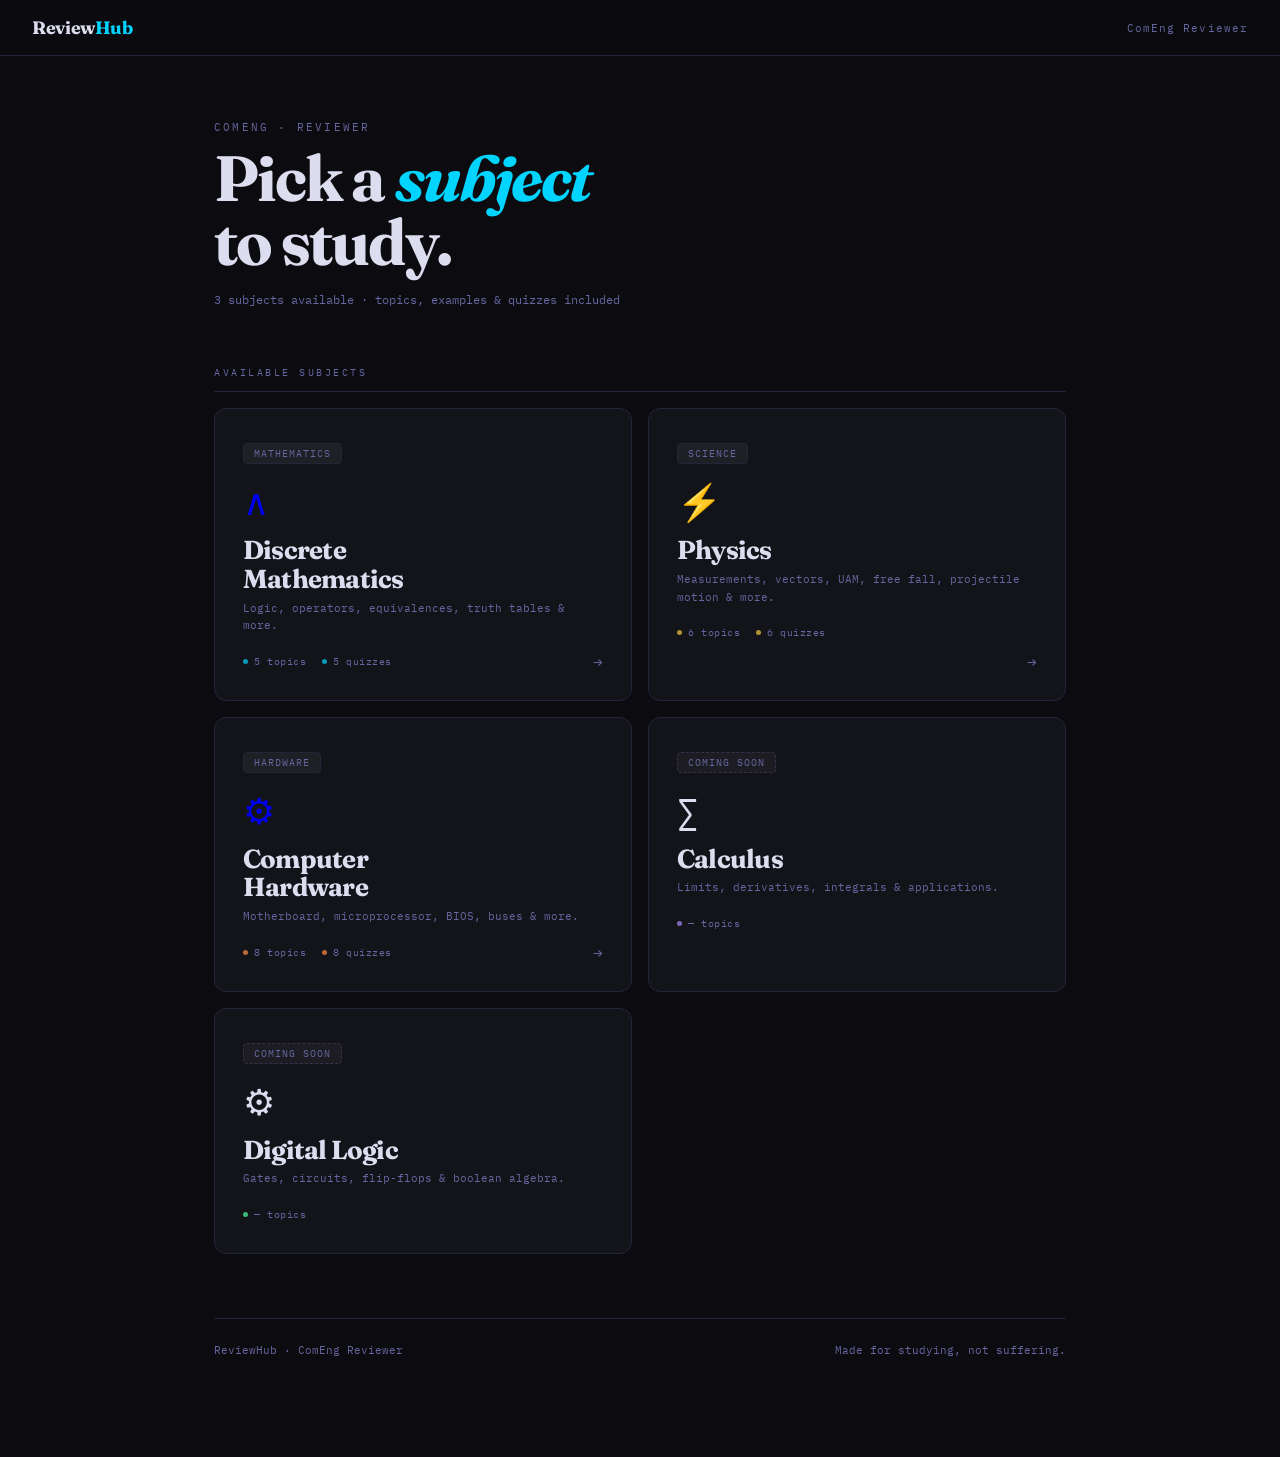
<file: index.html>
<!DOCTYPE html>
<html lang="en">
<head>
<meta charset="UTF-8">
<meta name="viewport" content="width=device-width, initial-scale=1.0, viewport-fit=cover">
<meta name="apple-mobile-web-app-capable" content="yes">
<title>Reviewer Hub</title>
<link href="https://fonts.googleapis.com/css2?family=IBM+Plex+Mono:wght@400;500;600&family=Fraunces:opsz,wght@9..144,300;9..144,600;9..144,700&display=swap" rel="stylesheet">
<style>
:root {
  --bg: #0c0c10;
  --surface: #13131a;
  --surface2: #1a1a24;
  --border: #25253a;
  --border2: #32324a;
  --cyan: #00d4ff;
  --pink: #ff4d8d;
  --yellow: #f5c842;
  --green: #4dff9e;
  --purple: #a78bfa;
  --orange: #ff8c42;
  --text: #ddddf0;
  --muted: #6666a0;
  --mono: 'IBM Plex Mono', monospace;
  --serif: 'Fraunces', serif;
}

*, *::before, *::after { box-sizing: border-box; margin: 0; padding: 0; }

html { scroll-behavior: smooth; -webkit-text-size-adjust: 100%; }

body {
  background: var(--bg);
  color: var(--text);
  font-family: var(--mono);
  min-height: 100vh;
  overflow-x: hidden;
}

/* ── TOPBAR ── */
.topbar {
  position: sticky;
  top: 0;
  z-index: 100;
  background: rgba(12,12,16,0.92);
  -webkit-backdrop-filter: blur(16px);
  backdrop-filter: blur(16px);
  border-bottom: 1px solid var(--border);
  display: flex;
  align-items: center;
  justify-content: space-between;
  padding: 0 32px;
  height: 56px;
}

.logo {
  font-family: var(--serif);
  font-size: 18px;
  font-weight: 700;
  color: var(--text);
  letter-spacing: -0.02em;
}

.logo span { color: var(--cyan); }

.topbar-meta {
  font-size: 11px;
  color: var(--muted);
  letter-spacing: 0.1em;
}

/* ── MAIN CONTENT ── */
.main {
  max-width: 900px;
  margin: 0 auto;
  padding: 64px 24px 100px;
}

.home-header { margin-bottom: 56px; }

.home-label {
  font-size: 11px;
  color: var(--muted);
  letter-spacing: 0.2em;
  text-transform: uppercase;
  margin-bottom: 12px;
}

.home-title {
  font-family: var(--serif);
  font-size: clamp(40px, 7vw, 64px);
  font-weight: 700;
  line-height: 1.0;
  letter-spacing: -0.03em;
  color: var(--text);
  margin-bottom: 16px;
}

.home-title em {
  color: var(--cyan);
  font-style: italic;
}

.home-sub {
  font-size: 12px;
  color: var(--muted);
  line-height: 1.7;
}

/* ── SECTION LABEL ── */
.section-label {
  font-size: 10px;
  color: var(--muted);
  letter-spacing: 0.25em;
  text-transform: uppercase;
  margin-bottom: 16px;
  padding-bottom: 12px;
  border-bottom: 1px solid var(--border);
}

/* ── SUBJECT GRID ── */
.subject-grid {
  display: grid;
  grid-template-columns: repeat(auto-fill, minmax(280px, 1fr));
  gap: 16px;
  margin-bottom: 48px;
}

.subject-card {
  background: var(--surface);
  border: 1px solid var(--border);
  border-radius: 12px;
  padding: 32px 28px;
  cursor: pointer;
  transition: all 0.22s ease;
  position: relative;
  overflow: hidden;
  text-decoration: none;
  display: block;
  -webkit-tap-highlight-color: transparent;
  animation: fadeUp 0.4s ease both;
}

.subject-card::before {
  content: '';
  position: absolute;
  top: 0; left: 0; right: 0;
  height: 2px;
  background: var(--card-color);
  opacity: 0;
  transition: opacity 0.2s;
}

.subject-card:hover {
  border-color: var(--card-color);
  transform: translateY(-4px);
  box-shadow: 0 16px 48px rgba(0,0,0,0.5);
}

.subject-card:hover::before { opacity: 1; }

.subject-card:nth-child(1) { animation-delay: 0.05s; }
.subject-card:nth-child(2) { animation-delay: 0.12s; }
.subject-card:nth-child(3) { animation-delay: 0.19s; }
.subject-card:nth-child(4) { animation-delay: 0.26s; }

.card-tag {
  display: inline-block;
  font-size: 10px;
  padding: 3px 10px;
  border-radius: 4px;
  letter-spacing: 0.1em;
  text-transform: uppercase;
  margin-bottom: 20px;
  background: rgba(255,255,255,0.05);
  color: var(--muted);
  border: 1px solid var(--border);
}

.card-icon {
  font-size: 36px;
  margin-bottom: 16px;
  display: block;
  line-height: 1;
}

.card-subject {
  font-family: var(--serif);
  font-size: 26px;
  font-weight: 700;
  color: var(--text);
  letter-spacing: -0.03em;
  margin-bottom: 6px;
  line-height: 1.1;
}

.card-subtitle {
  font-size: 11px;
  color: var(--muted);
  margin-bottom: 20px;
  line-height: 1.6;
}

.card-meta {
  display: flex;
  align-items: center;
  gap: 16px;
  font-size: 10px;
  color: var(--muted);
  letter-spacing: 0.05em;
}

.card-meta-item {
  display: flex;
  align-items: center;
  gap: 6px;
}

.card-meta-dot {
  width: 5px;
  height: 5px;
  border-radius: 50%;
  background: var(--card-color);
  opacity: 0.7;
}

.card-arrow {
  position: absolute;
  bottom: 28px;
  right: 28px;
  font-size: 16px;
  color: var(--muted);
  transition: all 0.2s;
}

.subject-card:hover .card-arrow {
  color: var(--card-color);
  transform: translateX(4px);
}

/* ── COMING SOON CARD ── */
.subject-card.coming-soon {
  opacity: 0.45;
  cursor: default;
  pointer-events: none;
}

.coming-tag {
  display: inline-block;
  font-size: 10px;
  padding: 3px 10px;
  border-radius: 4px;
  letter-spacing: 0.1em;
  text-transform: uppercase;
  margin-bottom: 20px;
  background: rgba(255,255,255,0.04);
  color: var(--muted);
  border: 1px dashed var(--border2);
}

/* ── FOOTER ── */
.footer {
  margin-top: 64px;
  padding-top: 24px;
  border-top: 1px solid var(--border);
  font-size: 11px;
  color: var(--muted);
  display: flex;
  justify-content: space-between;
  align-items: center;
}

/* ── ANIMATION ── */
@keyframes fadeUp {
  from { opacity: 0; transform: translateY(20px); }
  to   { opacity: 1; transform: translateY(0); }
}

/* ── RESPONSIVE ── */
@media (max-width: 600px) {
  .topbar { padding: 0 16px; }
  .main { padding: 40px 16px 80px; }
  .home-title { font-size: 38px; }
  .footer { flex-direction: column; gap: 8px; text-align: center; }
}
</style>
</head>
<body>

<header class="topbar">
  <div class="logo">Review<span>Hub</span></div>
  <div class="topbar-meta">ComEng Reviewer</div>
</header>

<main class="main">
  <div class="home-header">
    <div class="home-label">ComEng · Reviewer</div>
    <h1 class="home-title">Pick a <em>subject</em><br>to study.</h1>
    <p class="home-sub">3 subjects available &middot; topics, examples &amp; quizzes included</p>
  </div>

  <div class="section-label">Available Subjects</div>

  <div class="subject-grid">

    <a class="subject-card" href="./discrete-math/index.html" style="--card-color:var(--cyan)">
      <div class="card-tag">Mathematics</div>
      <span class="card-icon">∧</span>
      <div class="card-subject">Discrete<br>Mathematics</div>
      <div class="card-subtitle">Logic, operators, equivalences, truth tables &amp; more.</div>
      <div class="card-meta">
        <div class="card-meta-item">
          <div class="card-meta-dot"></div>
          5 topics
        </div>
        <div class="card-meta-item">
          <div class="card-meta-dot"></div>
          5 quizzes
        </div>
      </div>
      <span class="card-arrow">&rarr;</span>
    </a>

    <a class="subject-card" href="./physics/index.html" style="--card-color:var(--yellow)">
          <div class="card-tag">Science</div>
          <span class="card-icon">⚡</span>
          <div class="card-subject">Physics</div>
          <div class="card-subtitle">Measurements, vectors, UAM, free fall, projectile motion &amp; more.</div>
          <div class="card-meta">
            <div class="card-meta-item">
              <div class="card-meta-dot"></div>
              6 topics
            </div>
            <div class="card-meta-item">
              <div class="card-meta-dot"></div>
              6 quizzes
            </div>
          </div>
          <span class="card-arrow">&rarr;</span>
        </a>
        <a class="subject-card" href="./cph/index.html" style="--card-color:var(--orange)">
      <div class="card-tag">Hardware</div>
      <span class="card-icon">⚙</span>
      <div class="card-subject">Computer<br>Hardware</div>
      <div class="card-subtitle">Motherboard, microprocessor, BIOS, buses &amp; more.</div>
      <div class="card-meta">
        <div class="card-meta-item">
          <div class="card-meta-dot"></div>
          8 topics
        </div>
        <div class="card-meta-item">
          <div class="card-meta-dot"></div>
          8 quizzes
        </div>
      </div>
      <span class="card-arrow">&rarr;</span>
    </a>

    <div class="subject-card coming-soon" style="--card-color:var(--purple)">
      <div class="coming-tag">Coming Soon</div>
      <span class="card-icon">∑</span>
      <div class="card-subject">Calculus</div>
      <div class="card-subtitle">Limits, derivatives, integrals &amp; applications.</div>
      <div class="card-meta">
        <div class="card-meta-item">
          <div class="card-meta-dot"></div>
          — topics
        </div>
      </div>
    </div>

    <div class="subject-card coming-soon" style="--card-color:var(--green)">
      <div class="coming-tag">Coming Soon</div>
      <span class="card-icon">⚙</span>
      <div class="card-subject">Digital Logic</div>
      <div class="card-subtitle">Gates, circuits, flip-flops &amp; boolean algebra.</div>
      <div class="card-meta">
        <div class="card-meta-item">
          <div class="card-meta-dot"></div>
          — topics
        </div>
      </div>
    </div>

  </div>

  <div class="footer">
    <span>ReviewHub &middot; ComEng Reviewer</span>
    <span>Made for studying, not suffering.</span>
  </div>
</main>

</body>
</html>
</file>
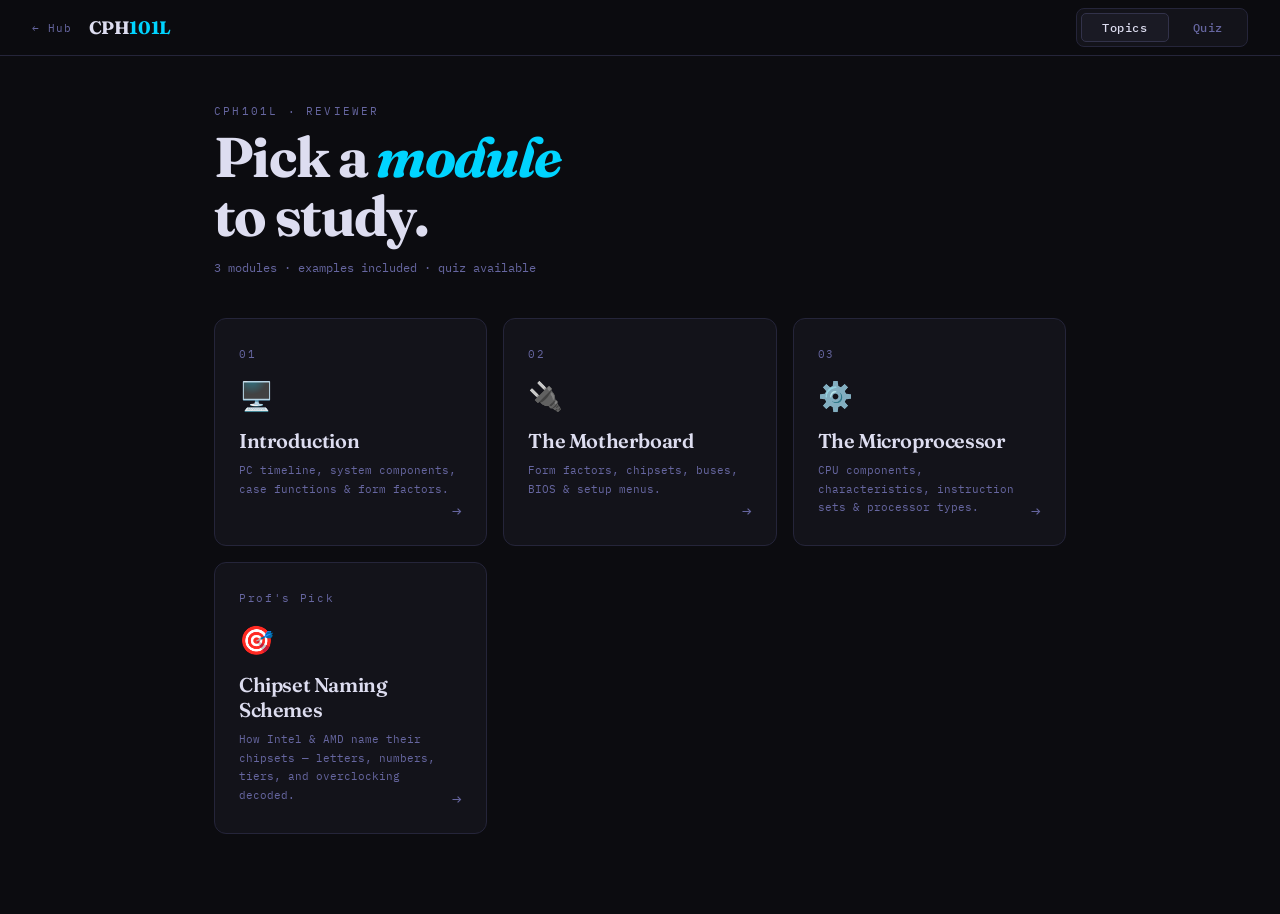
<file: cph/index.html>
<!DOCTYPE html>
<html lang="en">
<head>
<meta charset="UTF-8">
<meta name="viewport" content="width=device-width, initial-scale=1.0, viewport-fit=cover">
<meta name="apple-mobile-web-app-capable" content="yes">
<title>CPH101L Reviewer</title>
<link href="https://fonts.googleapis.com/css2?family=IBM+Plex+Mono:wght@400;500;600&family=Fraunces:opsz,wght@9..144,300;9..144,600;9..144,700&display=swap" rel="stylesheet">
<link rel="stylesheet" href="style.css">
</head>
<body>

<header class="topbar">
  <div style="display:flex;align-items:center;gap:16px;">
    <a href="../index.html" style="font-size:11px;color:var(--muted);text-decoration:none;letter-spacing:0.1em;transition:color 0.2s;"
       onmouseover="this.style.color='var(--text)'" onmouseout="this.style.color='var(--muted)'">&larr; Hub</a>
    <div class="logo" onclick="goHome()">CPH<span>101L</span></div>
  </div>
  <div class="main-tabs">
    <button class="main-tab active" onclick="switchMain('topics', this)">Topics</button>
    <button class="main-tab" onclick="switchMain('quiz', this)">Quiz</button>
  </div>
</header>

<!-- TOPICS VIEW -->
<div class="view active" id="view-topics">
  <div id="topics-home" class="topics-home">
    <div class="home-header">
      <div class="home-label">CPH101L &middot; Reviewer</div>
      <h1 class="home-title">Pick a <em>module</em><br>to study.</h1>
      <p class="home-sub">3 modules &middot; examples included &middot; quiz available</p>
    </div>
    <div class="topic-grid">

      <div class="topic-card" style="--card-color:var(--cyan)" onclick="openTopic('intro')">
        <div class="card-num">01</div>
        <span class="card-icon">🖥️</span>
        <div class="card-title">Introduction</div>
        <div class="card-desc">PC timeline, system components, case functions &amp; form factors.</div>
        <span class="card-arrow">&rarr;</span>
      </div>

      <div class="topic-card" style="--card-color:var(--pink)" onclick="openTopic('motherboard')">
        <div class="card-num">02</div>
        <span class="card-icon">🔌</span>
        <div class="card-title">The Motherboard</div>
        <div class="card-desc">Form factors, chipsets, buses, BIOS &amp; setup menus.</div>
        <span class="card-arrow">&rarr;</span>
      </div>

      <div class="topic-card" style="--card-color:var(--orange)" onclick="openTopic('microprocessor')">
        <div class="card-num">03</div>
        <span class="card-icon">⚙️</span>
        <div class="card-title">The Microprocessor</div>
        <div class="card-desc">CPU components, characteristics, instruction sets &amp; processor types.</div>
        <span class="card-arrow">&rarr;</span>
      </div>

      <div class="topic-card" style="--card-color:var(--yellow)" onclick="openTopic('chipset-names')">
        <div class="card-num">Prof's Pick</div>
        <span class="card-icon">🎯</span>
        <div class="card-title">Chipset Naming Schemes</div>
        <div class="card-desc">How Intel &amp; AMD name their chipsets — letters, numbers, tiers, and overclocking decoded.</div>
        <span class="card-arrow">&rarr;</span>
      </div>

    </div>
  </div>
  <div id="topic-panels"></div>
</div>

<!-- QUIZ VIEW -->
<div class="view" id="view-quiz">
  <div id="quiz-home" class="quiz-home">
    <div class="home-header">
      <div class="home-label">Quiz &middot; Pick a module</div>
      <h1 class="home-title">Test your<br><em>knowledge.</em></h1>
      <p class="home-sub">10 questions per module &middot; Multiple choice &middot; Instant feedback</p>
    </div>
    <div class="topic-grid">

      <div class="topic-card" style="--card-color:var(--cyan)" onclick="openQuiz('intro')">
        <div class="card-num">01</div>
        <span class="card-icon">🖥️</span>
        <div class="card-title">Introduction</div>
        <div class="card-desc">PC timeline, components, case types &amp; form factors.</div>
        <span class="card-arrow">&rarr;</span>
      </div>

      <div class="topic-card" style="--card-color:var(--pink)" onclick="openQuiz('motherboard')">
        <div class="card-num">02</div>
        <span class="card-icon">🔌</span>
        <div class="card-title">The Motherboard</div>
        <div class="card-desc">Form factors, chipsets, buses, BIOS functions.</div>
        <span class="card-arrow">&rarr;</span>
      </div>

      <div class="topic-card" style="--card-color:var(--orange)" onclick="openQuiz('microprocessor')">
        <div class="card-num">03</div>
        <span class="card-icon">⚙️</span>
        <div class="card-title">The Microprocessor</div>
        <div class="card-desc">CPU parts, speed, cache, CISC vs RISC, processor lineups.</div>
        <span class="card-arrow">&rarr;</span>
      </div>

      <div class="topic-card" style="--card-color:var(--yellow)" onclick="openQuiz('chipset-names')">
        <div class="card-num">Prof's Pick</div>
        <span class="card-icon">🎯</span>
        <div class="card-title">Chipset Naming Schemes</div>
        <div class="card-desc">Intel vs AMD letters, numbers, tiers &amp; overclocking rules.</div>
        <span class="card-arrow">&rarr;</span>
      </div>

    </div>
  </div>

  <div id="quiz-detail" class="quiz-home" style="display:none;">
    <button class="back-btn" onclick="closeQuiz()">&larr; Back to Quiz Topics</button>
    <div id="quiz-header" style="margin-bottom:32px;padding-bottom:24px;border-bottom:1px solid var(--border);"></div>
    <div id="quiz-progress-wrap" style="margin-bottom:28px;">
      <div style="display:flex;justify-content:space-between;align-items:center;margin-bottom:8px;">
        <span id="quiz-progress-label" style="font-size:11px;color:var(--muted);letter-spacing:0.1em;"></span>
        <span id="quiz-score-label" style="font-size:11px;color:var(--muted);letter-spacing:0.1em;"></span>
      </div>
      <div style="background:var(--surface);border:1px solid var(--border);border-radius:99px;height:4px;overflow:hidden;">
        <div id="quiz-progress-bar" style="height:100%;background:var(--cyan);border-radius:99px;transition:width 0.3s ease;width:0%;"></div>
      </div>
    </div>
    <div id="quiz-question-wrap"></div>
    <div id="quiz-results" style="display:none;"></div>
  </div>
</div>

<script src="topics.js"></script>
<script src="quiz.js"></script>
</body>
</html>
</file>
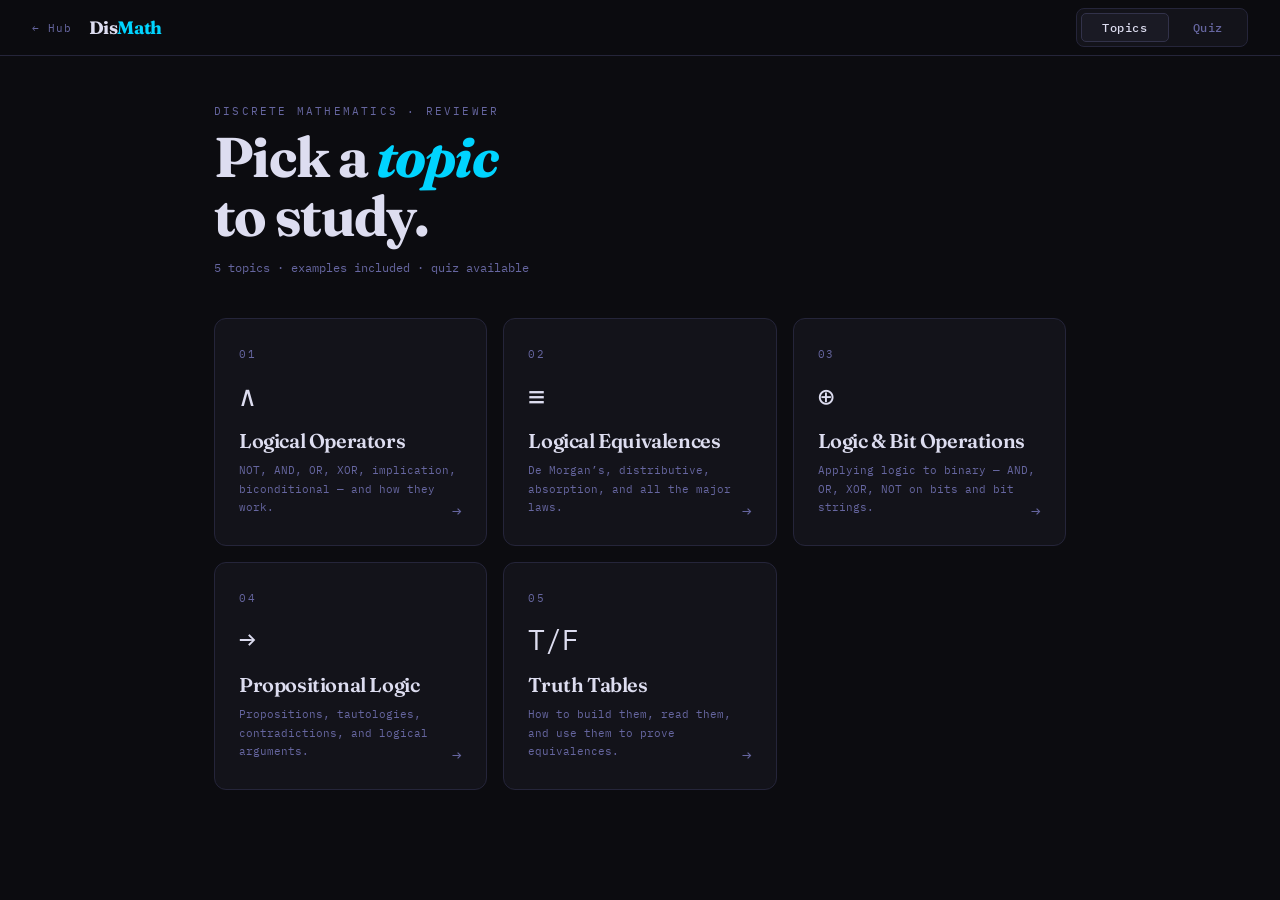
<file: discrete-math/index.html>
<!DOCTYPE html>
<html lang="en">
<head>
<meta charset="UTF-8">
<meta name="viewport" content="width=device-width, initial-scale=1.0, viewport-fit=cover">
<meta name="apple-mobile-web-app-capable" content="yes">
<title>DisMath Reviewer</title>
<link href="https://fonts.googleapis.com/css2?family=IBM+Plex+Mono:wght@400;500;600&family=Fraunces:opsz,wght@9..144,300;9..144,600;9..144,700&display=swap" rel="stylesheet">
<link rel="stylesheet" href="style.css">
</head>
<body>

<header class="topbar">
  <div style="display:flex;align-items:center;gap:16px;"><a href="../index.html" style="font-size:11px;color:var(--muted);text-decoration:none;letter-spacing:0.1em;transition:color 0.2s;" onmouseover="this.style.color='var(--text)'" onmouseout="this.style.color='var(--muted)'">&larr; Hub</a><div class="logo" onclick="goHome()">Dis<span>Math</span></div></div>
  <div class="main-tabs">
    <button class="main-tab active" onclick="switchMain('topics', this)">Topics</button>
    <button class="main-tab" onclick="switchMain('quiz', this)">Quiz</button>
  </div>
</header>

<!-- TOPICS VIEW -->
<div class="view active" id="view-topics">

  <div id="topics-home" class="topics-home">
    <div class="home-header">
      <div class="home-label">Discrete Mathematics · Reviewer</div>
      <h1 class="home-title">Pick a <em>topic</em><br>to study.</h1>
      <p class="home-sub">5 topics · examples included · quiz available</p>
    </div>
    <div class="topic-grid">
      <div class="topic-card" style="--card-color:var(--cyan)" onclick="openTopic('operators')">
        <div class="card-num">01</div><span class="card-icon">&#x2227;</span>
        <div class="card-title">Logical Operators</div>
        <div class="card-desc">NOT, AND, OR, XOR, implication, biconditional &mdash; and how they work.</div>
        <span class="card-arrow">&rarr;</span>
      </div>
      <div class="topic-card" style="--card-color:var(--pink)" onclick="openTopic('equivalences')">
        <div class="card-num">02</div><span class="card-icon">&#x2261;</span>
        <div class="card-title">Logical Equivalences</div>
        <div class="card-desc">De Morgan&rsquo;s, distributive, absorption, and all the major laws.</div>
        <span class="card-arrow">&rarr;</span>
      </div>
      <div class="topic-card" style="--card-color:var(--green)" onclick="openTopic('bitops')">
        <div class="card-num">03</div><span class="card-icon">&#x2295;</span>
        <div class="card-title">Logic &amp; Bit Operations</div>
        <div class="card-desc">Applying logic to binary &mdash; AND, OR, XOR, NOT on bits and bit strings.</div>
        <span class="card-arrow">&rarr;</span>
      </div>
      <div class="topic-card" style="--card-color:var(--yellow)" onclick="openTopic('proplogic')">
        <div class="card-num">04</div><span class="card-icon">&rarr;</span>
        <div class="card-title">Propositional Logic</div>
        <div class="card-desc">Propositions, tautologies, contradictions, and logical arguments.</div>
        <span class="card-arrow">&rarr;</span>
      </div>
      <div class="topic-card" style="--card-color:var(--purple)" onclick="openTopic('truthtable')">
        <div class="card-num">05</div><span class="card-icon">T/F</span>
        <div class="card-title">Truth Tables</div>
        <div class="card-desc">How to build them, read them, and use them to prove equivalences.</div>
        <span class="card-arrow">&rarr;</span>
      </div>
    </div>
  </div>

  <!-- topic content panels are injected by topics.js -->
  <div id="topic-panels"></div>

</div>

<!-- QUIZ VIEW -->
<div class="view" id="view-quiz">
  <div id="quiz-home" class="quiz-home">
    <div class="home-header">
      <div class="home-label">Quiz &middot; Pick a topic</div>
      <h1 class="home-title">Test your<br><em>knowledge.</em></h1>
      <p class="home-sub">10 questions per topic &middot; Multiple choice &middot; Instant feedback</p>
    </div>
    <div class="topic-grid">
      <div class="topic-card" style="--card-color:var(--cyan)" onclick="openQuiz('operators')">
        <div class="card-num">01</div><span class="card-icon">&#x2227;</span>
        <div class="card-title">Logical Operators</div>
        <div class="card-desc">NOT, AND, OR, XOR, implication, biconditional.</div>
        <span class="card-arrow">&rarr;</span>
      </div>
      <div class="topic-card" style="--card-color:var(--pink)" onclick="openQuiz('equivalences')">
        <div class="card-num">02</div><span class="card-icon">&#x2261;</span>
        <div class="card-title">Logical Equivalences</div>
        <div class="card-desc">De Morgan&rsquo;s, distributive, absorption, and more.</div>
        <span class="card-arrow">&rarr;</span>
      </div>
      <div class="topic-card" style="--card-color:var(--green)" onclick="openQuiz('bitops')">
        <div class="card-num">03</div><span class="card-icon">&#x2295;</span>
        <div class="card-title">Logic &amp; Bit Operations</div>
        <div class="card-desc">Bitwise AND, OR, XOR, NOT, and bit strings.</div>
        <span class="card-arrow">&rarr;</span>
      </div>
      <div class="topic-card" style="--card-color:var(--yellow)" onclick="openQuiz('proplogic')">
        <div class="card-num">04</div><span class="card-icon">&rarr;</span>
        <div class="card-title">Propositional Logic</div>
        <div class="card-desc">Propositions, tautologies, arguments, and variants.</div>
        <span class="card-arrow">&rarr;</span>
      </div>
      <div class="topic-card" style="--card-color:var(--purple)" onclick="openQuiz('truthtable')">
        <div class="card-num">05</div><span class="card-icon">T/F</span>
        <div class="card-title">Truth Tables</div>
        <div class="card-desc">Building, reading, and using truth tables.</div>
        <span class="card-arrow">&rarr;</span>
      </div>
    </div>
  </div>

  <div id="quiz-detail" class="quiz-home" style="display:none;">
    <button class="back-btn" onclick="closeQuiz()">&larr; Back to Quiz Topics</button>
    <div id="quiz-header" style="margin-bottom:32px;padding-bottom:24px;border-bottom:1px solid var(--border);"></div>
    <div id="quiz-progress-wrap" style="margin-bottom:28px;">
      <div style="display:flex;justify-content:space-between;align-items:center;margin-bottom:8px;">
        <span id="quiz-progress-label" style="font-size:11px;color:var(--muted);letter-spacing:0.1em;"></span>
        <span id="quiz-score-label" style="font-size:11px;color:var(--muted);letter-spacing:0.1em;"></span>
      </div>
      <div style="background:var(--surface);border:1px solid var(--border);border-radius:99px;height:4px;overflow:hidden;">
        <div id="quiz-progress-bar" style="height:100%;background:var(--cyan);border-radius:99px;transition:width 0.3s ease;width:0%;"></div>
      </div>
    </div>
    <div id="quiz-question-wrap"></div>
    <div id="quiz-results" style="display:none;"></div>
  </div>
</div>

<script src="topics.js"></script>
<script src="quiz.js"></script>
</body>
</html>
</file>
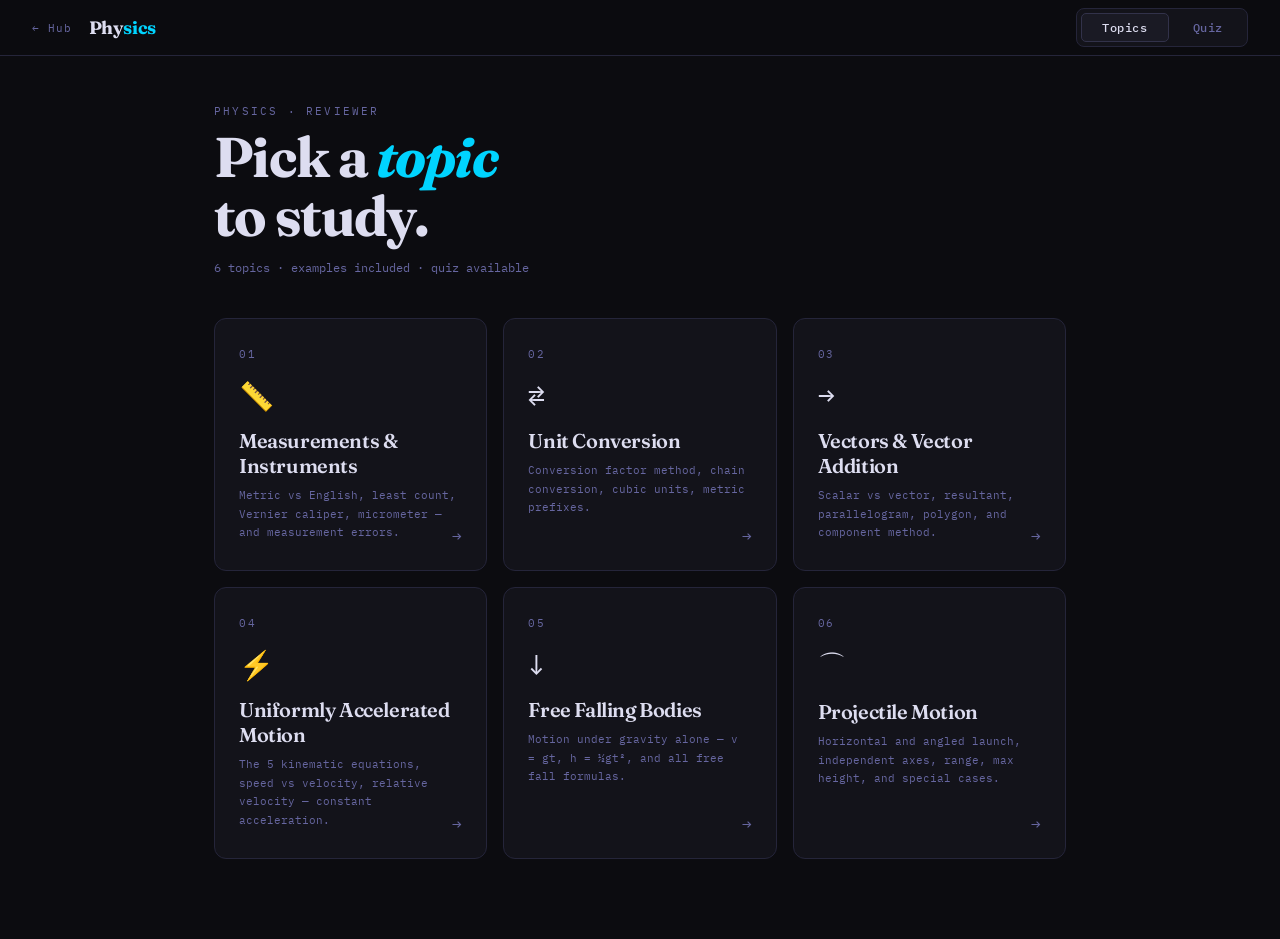
<file: physics/index.html>
<!DOCTYPE html>
<html lang="en">
<head>
<meta charset="UTF-8">
<meta name="viewport" content="width=device-width, initial-scale=1.0, viewport-fit=cover">
<meta name="apple-mobile-web-app-capable" content="yes">
<title>Physics Reviewer</title>
<link href="https://fonts.googleapis.com/css2?family=IBM+Plex+Mono:wght@400;500;600&family=Fraunces:opsz,wght@9..144,300;9..144,600;9..144,700&display=swap" rel="stylesheet">
<link rel="stylesheet" href="style.css">
</head>
<body>

<header class="topbar">
  <div style="display:flex;align-items:center;gap:16px;">
    <a href="../index.html" style="font-size:11px;color:var(--muted);text-decoration:none;letter-spacing:0.1em;transition:color 0.2s;"
       onmouseover="this.style.color='var(--text)'" onmouseout="this.style.color='var(--muted)'">&larr; Hub</a>
    <div class="logo" onclick="goHome()">Phy<span>sics</span></div>
  </div>
  <div class="main-tabs">
    <button class="main-tab active" onclick="switchMain('topics', this)">Topics</button>
    <button class="main-tab" onclick="switchMain('quiz', this)">Quiz</button>
  </div>
</header>

<!-- TOPICS VIEW -->
<div class="view active" id="view-topics">
  <div id="topics-home" class="topics-home">
    <div class="home-header">
      <div class="home-label">Physics &middot; Reviewer</div>
      <h1 class="home-title">Pick a <em>topic</em><br>to study.</h1>
      <p class="home-sub">6 topics &middot; examples included &middot; quiz available</p>
    </div>
    <div class="topic-grid">
      <div class="topic-card" style="--card-color:var(--cyan)" onclick="openTopic('measurements')">
        <div class="card-num">01</div><span class="card-icon">📏</span>
        <div class="card-title">Measurements &amp; Instruments</div>
        <div class="card-desc">Metric vs English, least count, Vernier caliper, micrometer &mdash; and measurement errors.</div>
        <span class="card-arrow">&rarr;</span>
      </div>
      <div class="topic-card" style="--card-color:var(--green)" onclick="openTopic('conversion')">
        <div class="card-num">02</div><span class="card-icon">⇄</span>
        <div class="card-title">Unit Conversion</div>
        <div class="card-desc">Conversion factor method, chain conversion, cubic units, metric prefixes.</div>
        <span class="card-arrow">&rarr;</span>
      </div>
      <div class="topic-card" style="--card-color:var(--yellow)" onclick="openTopic('vectors')">
        <div class="card-num">03</div><span class="card-icon">→</span>
        <div class="card-title">Vectors &amp; Vector Addition</div>
        <div class="card-desc">Scalar vs vector, resultant, parallelogram, polygon, and component method.</div>
        <span class="card-arrow">&rarr;</span>
      </div>
      <div class="topic-card" style="--card-color:var(--pink)" onclick="openTopic('uam')">
        <div class="card-num">04</div><span class="card-icon">⚡</span>
        <div class="card-title">Uniformly Accelerated Motion</div>
        <div class="card-desc">The 5 kinematic equations, speed vs velocity, relative velocity &mdash; constant acceleration.</div>
        <span class="card-arrow">&rarr;</span>
      </div>
      <div class="topic-card" style="--card-color:var(--purple)" onclick="openTopic('freefall')">
        <div class="card-num">05</div><span class="card-icon">↓</span>
        <div class="card-title">Free Falling Bodies</div>
        <div class="card-desc">Motion under gravity alone &mdash; v = gt, h = &frac12;gt&sup2;, and all free fall formulas.</div>
        <span class="card-arrow">&rarr;</span>
      </div>
      <div class="topic-card" style="--card-color:var(--orange)" onclick="openTopic('projectile')">
        <div class="card-num">06</div><span class="card-icon">⌒</span>
        <div class="card-title">Projectile Motion</div>
        <div class="card-desc">Horizontal and angled launch, independent axes, range, max height, and special cases.</div>
        <span class="card-arrow">&rarr;</span>
      </div>
    </div>
  </div>
  <div id="topic-panels"></div>
</div>

<!-- QUIZ VIEW -->
<div class="view" id="view-quiz">
  <div id="quiz-home" class="quiz-home">
    <div class="home-header">
      <div class="home-label">Quiz &middot; Pick a topic</div>
      <h1 class="home-title">Test your<br><em>knowledge.</em></h1>
      <p class="home-sub">10 questions per topic &middot; Multiple choice &middot; Instant feedback</p>
    </div>
    <div class="topic-grid">
      <div class="topic-card" style="--card-color:var(--cyan)" onclick="openQuiz('measurements')">
        <div class="card-num">01</div><span class="card-icon">📏</span>
        <div class="card-title">Measurements &amp; Instruments</div>
        <div class="card-desc">Least count, Vernier, micrometer, error types.</div>
        <span class="card-arrow">&rarr;</span>
      </div>
      <div class="topic-card" style="--card-color:var(--green)" onclick="openQuiz('conversion')">
        <div class="card-num">02</div><span class="card-icon">⇄</span>
        <div class="card-title">Unit Conversion</div>
        <div class="card-desc">Factor method, chain conversion, metric prefixes.</div>
        <span class="card-arrow">&rarr;</span>
      </div>
      <div class="topic-card" style="--card-color:var(--yellow)" onclick="openQuiz('vectors')">
        <div class="card-num">03</div><span class="card-icon">→</span>
        <div class="card-title">Vectors &amp; Vector Addition</div>
        <div class="card-desc">Components, resultant, direction, methods.</div>
        <span class="card-arrow">&rarr;</span>
      </div>
      <div class="topic-card" style="--card-color:var(--pink)" onclick="openQuiz('uam')">
        <div class="card-num">04</div><span class="card-icon">⚡</span>
        <div class="card-title">Uniformly Accelerated Motion</div>
        <div class="card-desc">5 kinematic equations, velocity, acceleration.</div>
        <span class="card-arrow">&rarr;</span>
      </div>
      <div class="topic-card" style="--card-color:var(--purple)" onclick="openQuiz('freefall')">
        <div class="card-num">05</div><span class="card-icon">↓</span>
        <div class="card-title">Free Falling Bodies</div>
        <div class="card-desc">Free fall formulas, g = 9.8 m/s², drop problems.</div>
        <span class="card-arrow">&rarr;</span>
      </div>
      <div class="topic-card" style="--card-color:var(--orange)" onclick="openQuiz('projectile')">
        <div class="card-num">06</div><span class="card-icon">⌒</span>
        <div class="card-title">Projectile Motion</div>
        <div class="card-desc">Horizontal launch, angled launch, range, height.</div>
        <span class="card-arrow">&rarr;</span>
      </div>
    </div>
  </div>

  <div id="quiz-detail" class="quiz-home" style="display:none;">
    <button class="back-btn" onclick="closeQuiz()">&larr; Back to Quiz Topics</button>
    <div id="quiz-header" style="margin-bottom:32px;padding-bottom:24px;border-bottom:1px solid var(--border);"></div>
    <div id="quiz-progress-wrap" style="margin-bottom:28px;">
      <div style="display:flex;justify-content:space-between;align-items:center;margin-bottom:8px;">
        <span id="quiz-progress-label" style="font-size:11px;color:var(--muted);letter-spacing:0.1em;"></span>
        <span id="quiz-score-label" style="font-size:11px;color:var(--muted);letter-spacing:0.1em;"></span>
      </div>
      <div style="background:var(--surface);border:1px solid var(--border);border-radius:99px;height:4px;overflow:hidden;">
        <div id="quiz-progress-bar" style="height:100%;background:var(--cyan);border-radius:99px;transition:width 0.3s ease;width:0%;"></div>
      </div>
    </div>
    <div id="quiz-question-wrap"></div>
    <div id="quiz-results" style="display:none;"></div>
  </div>
</div>

<script src="topics.js"></script>
<script src="quiz.js"></script>
</body>
</html>
</file>
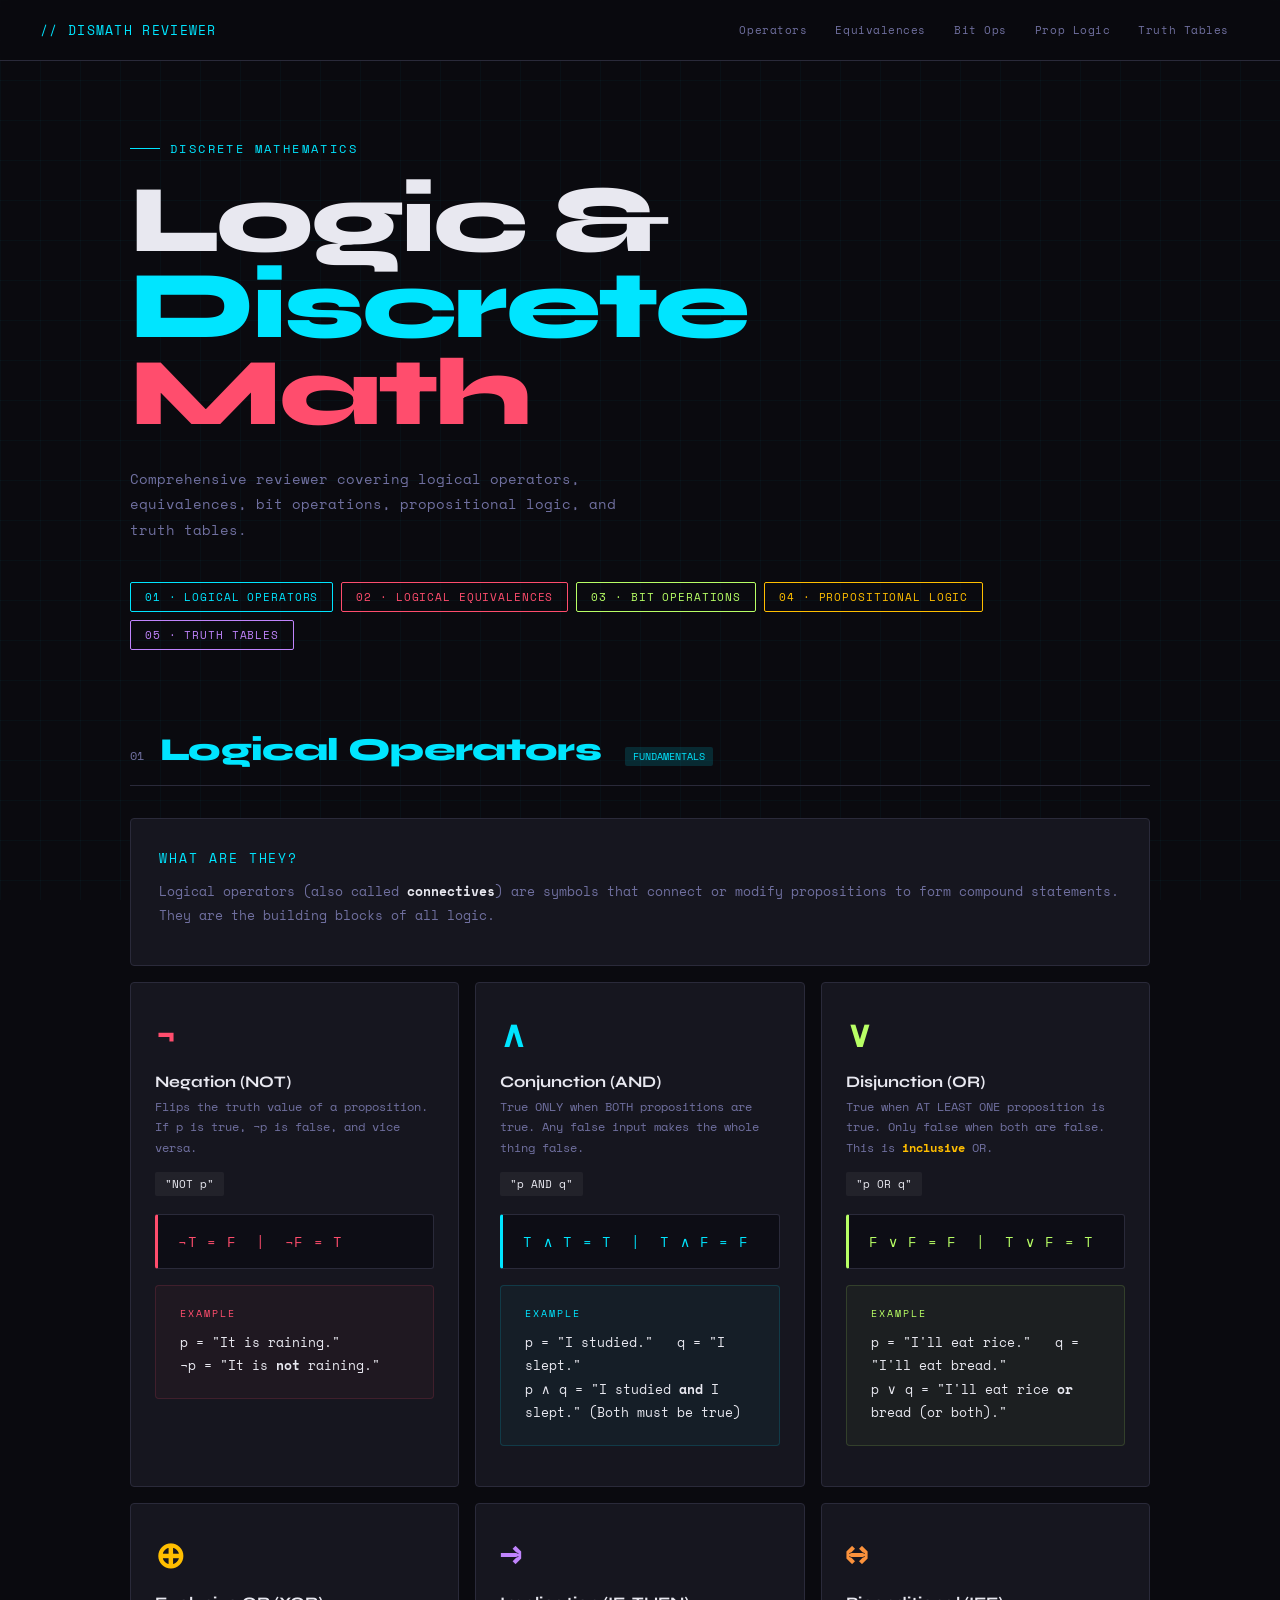
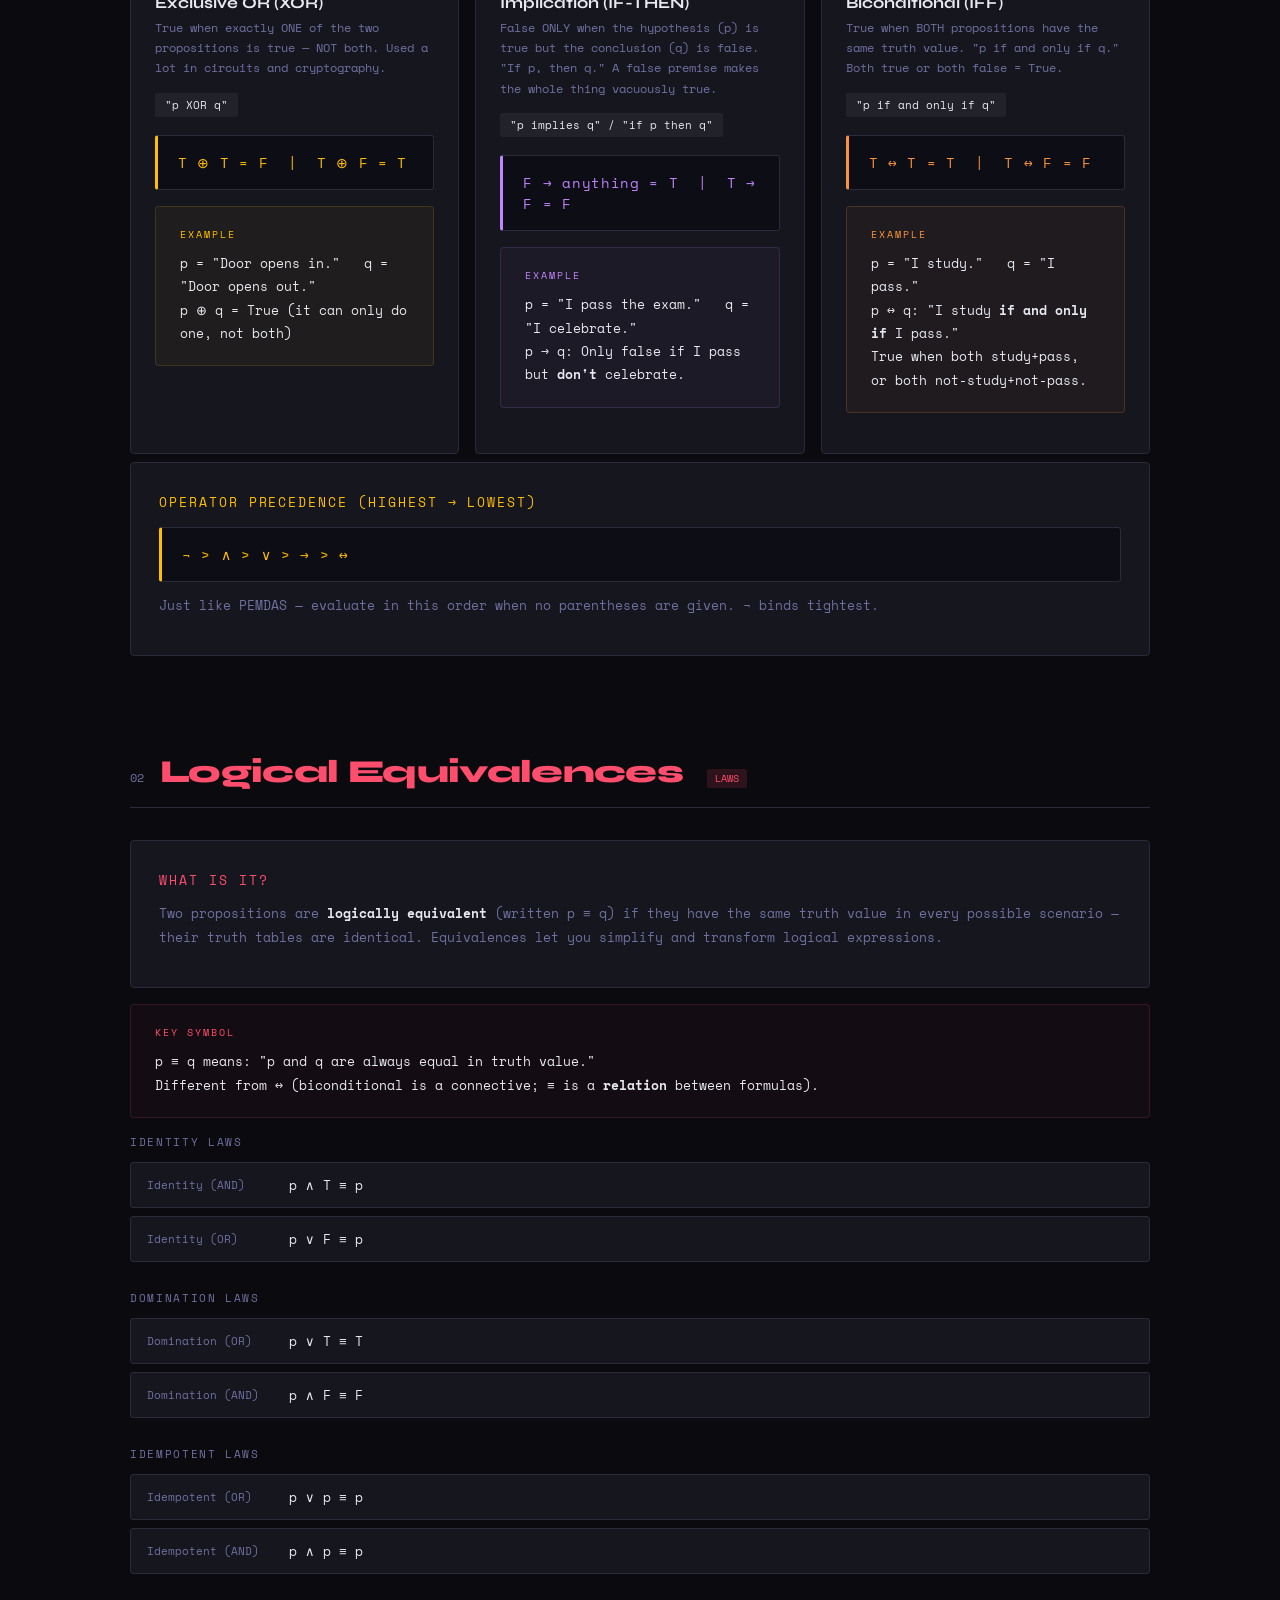
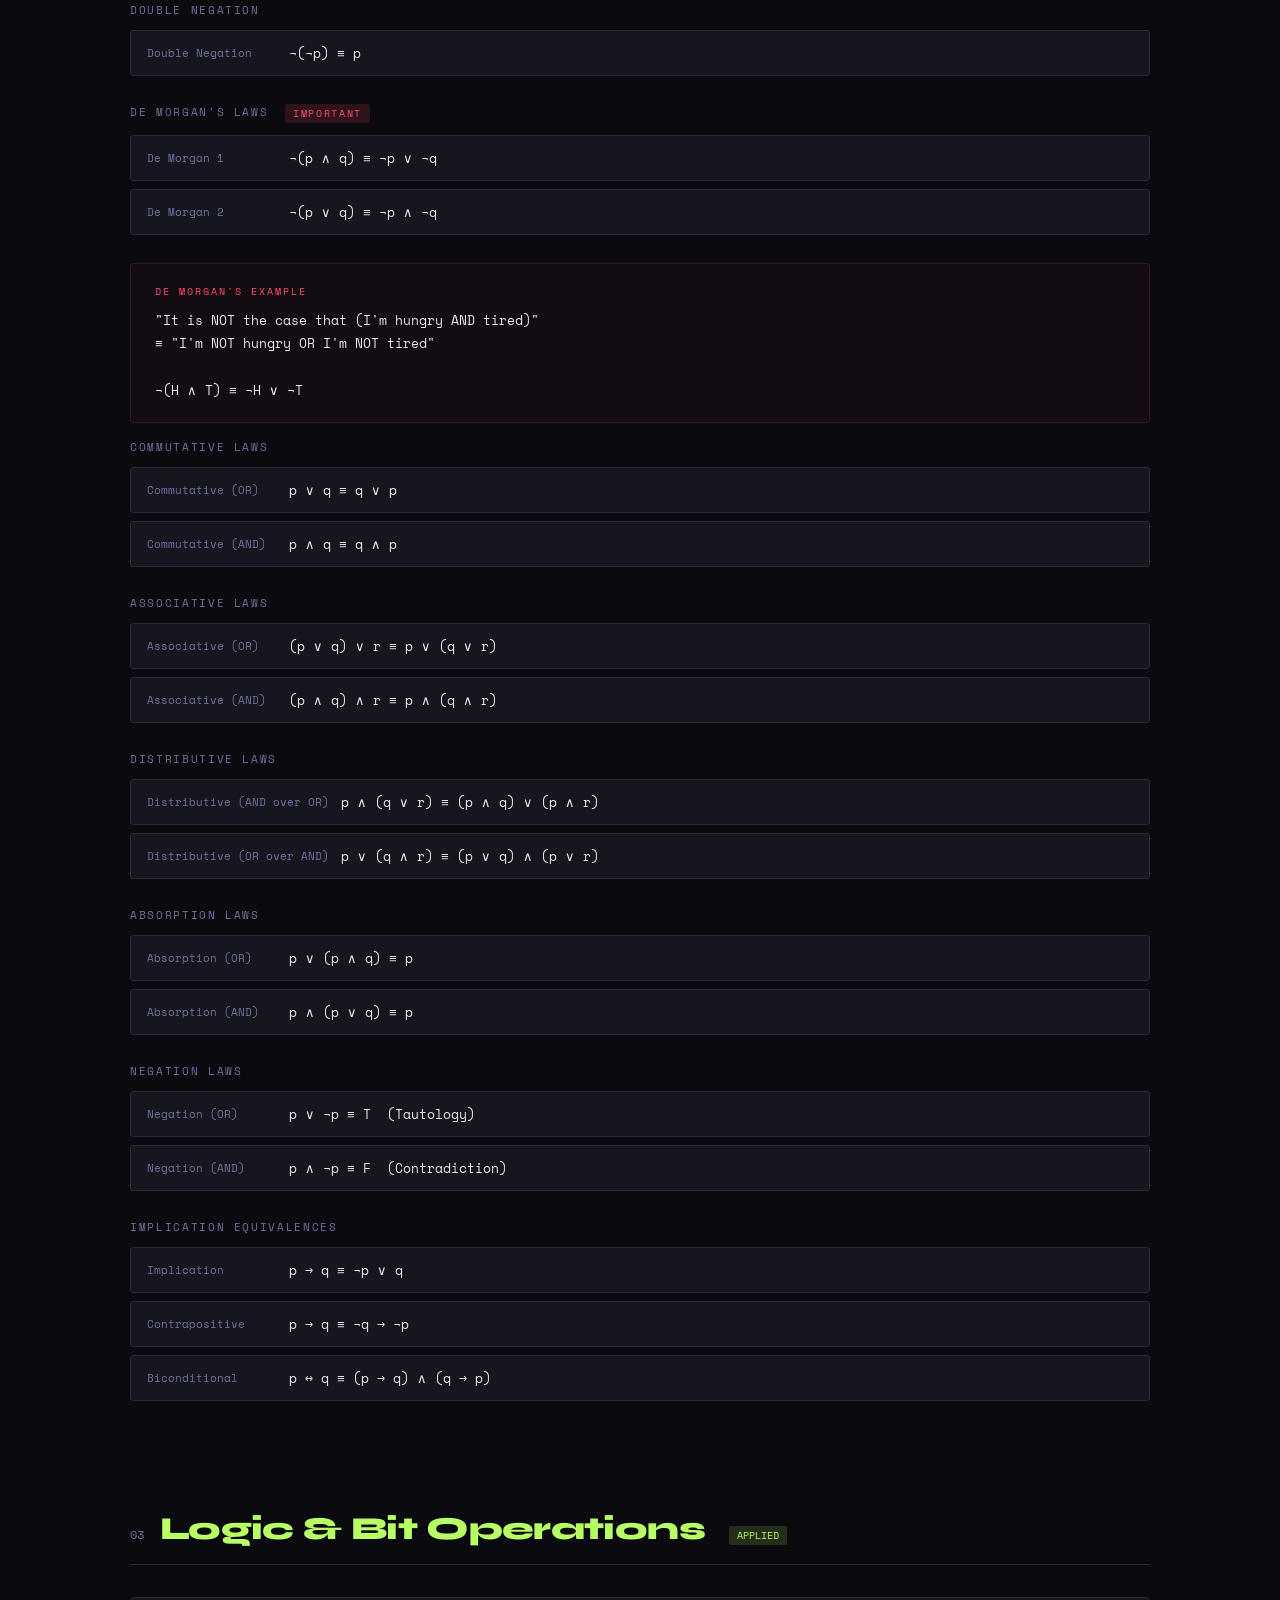
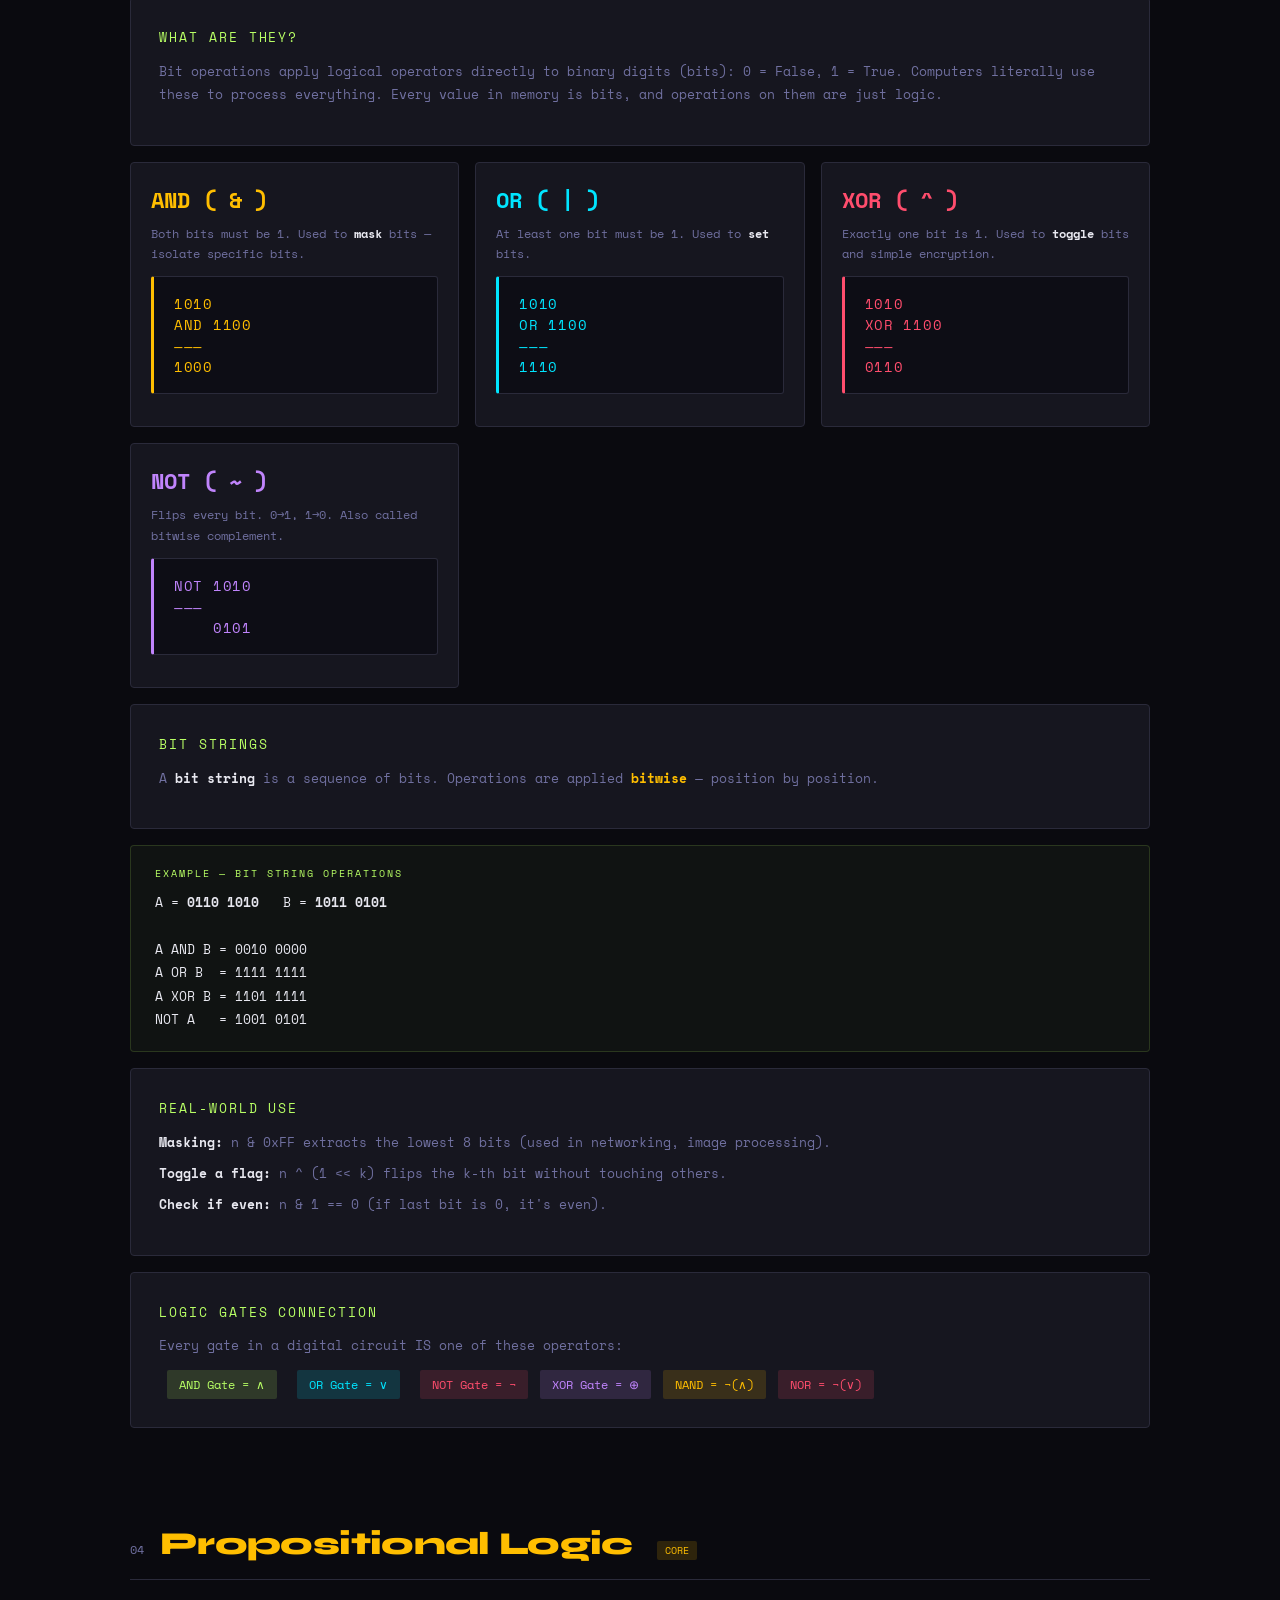
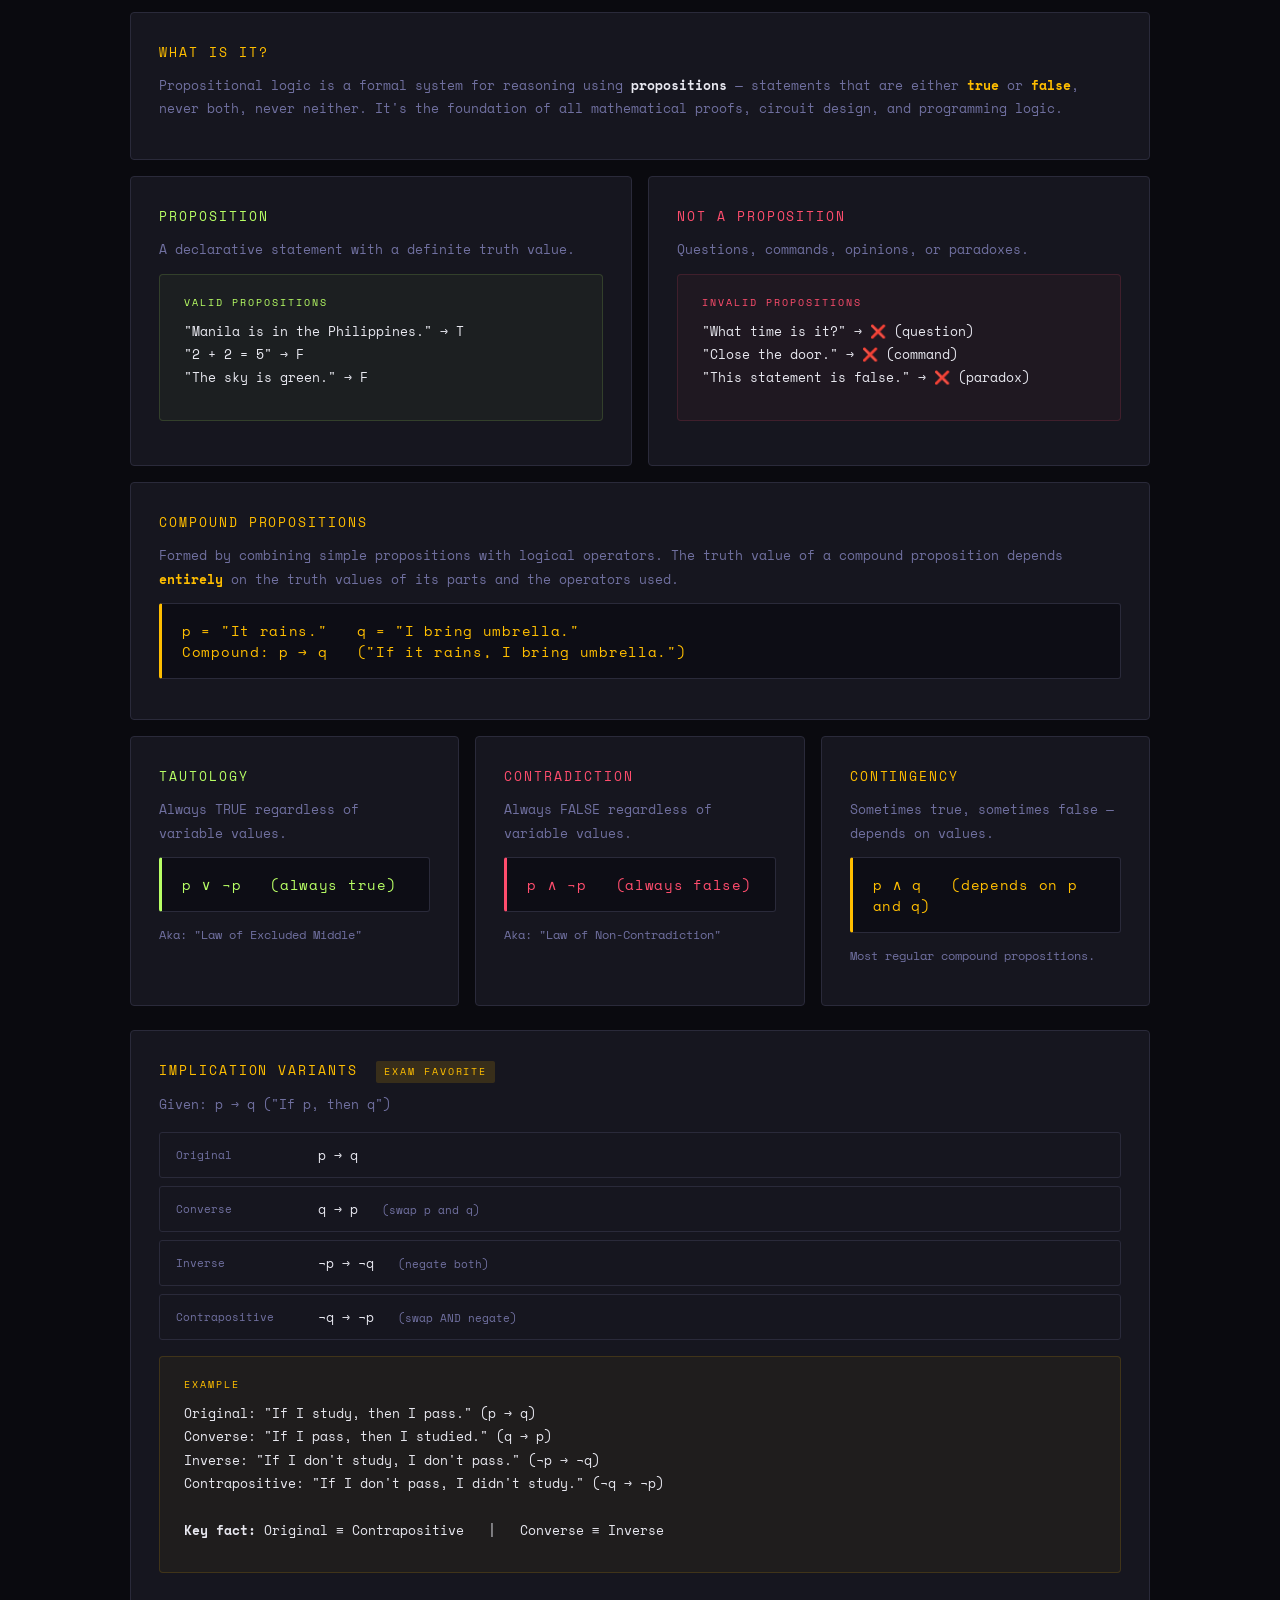
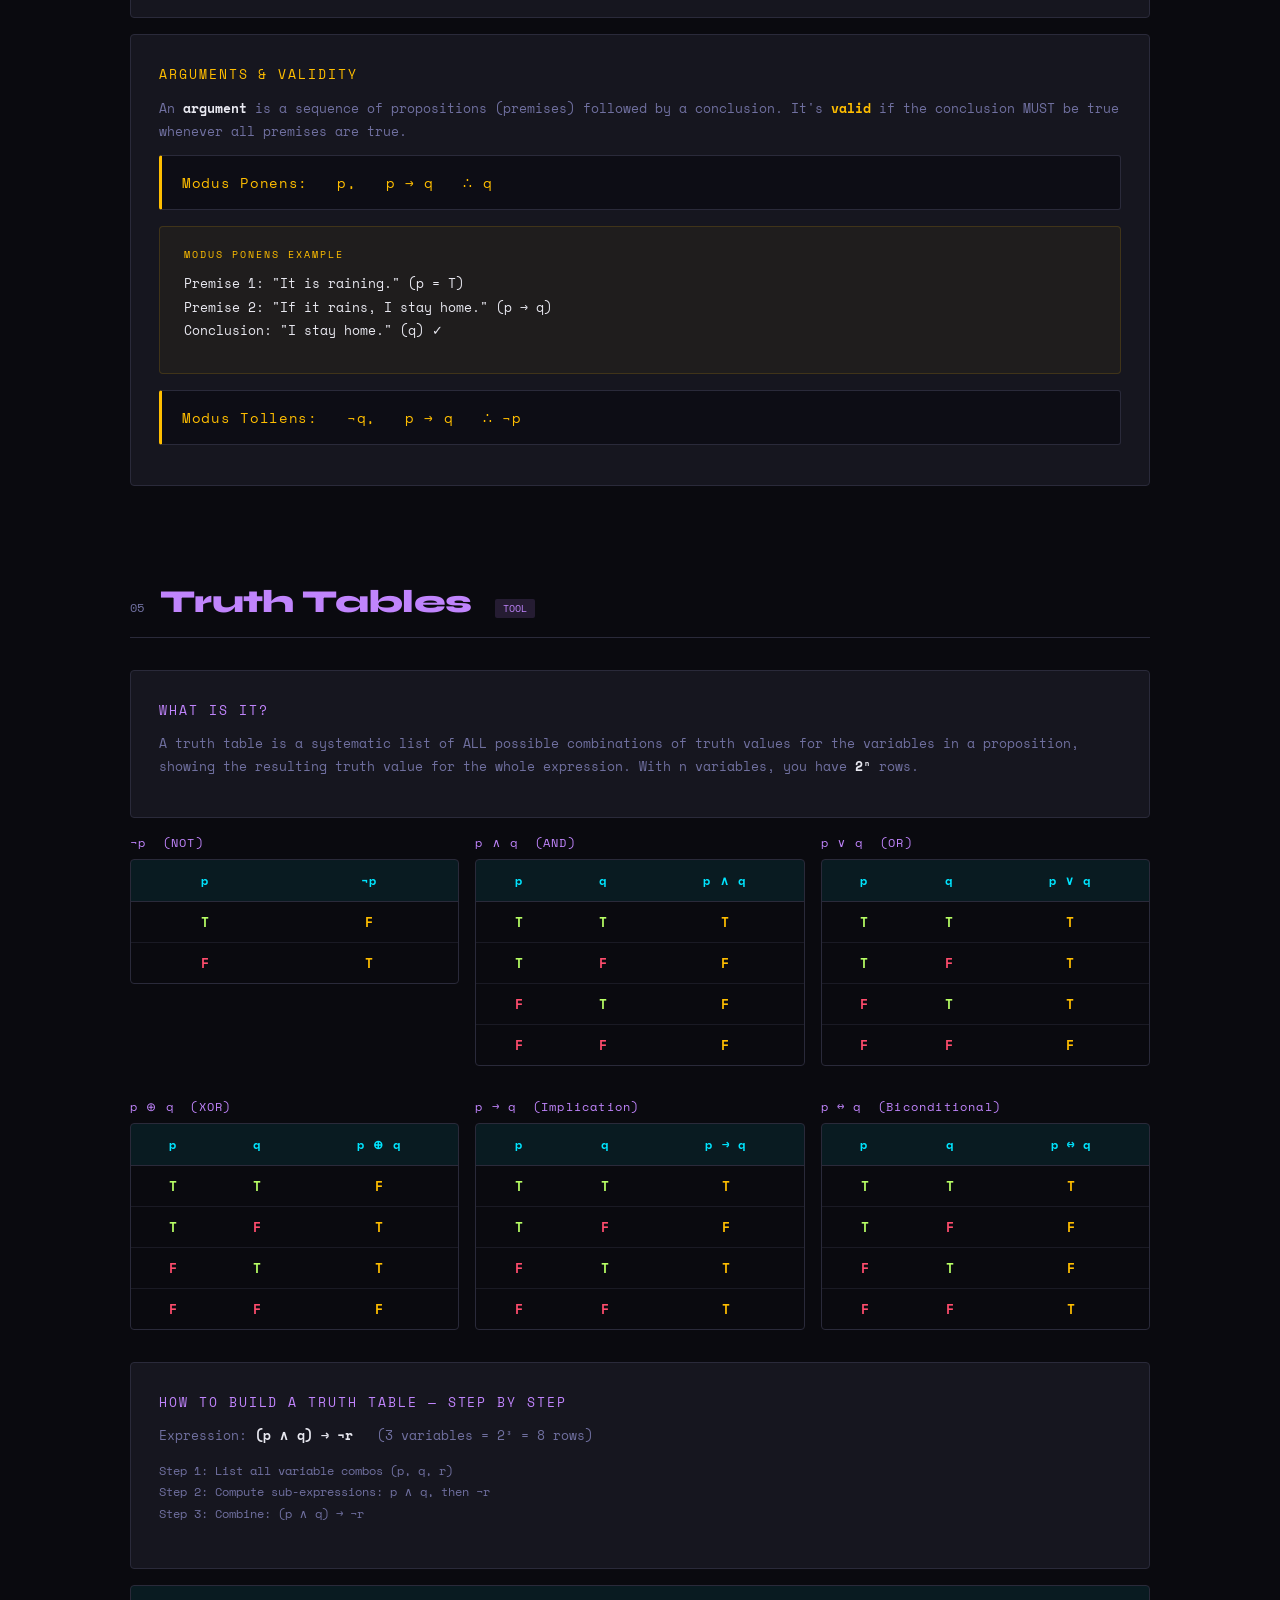
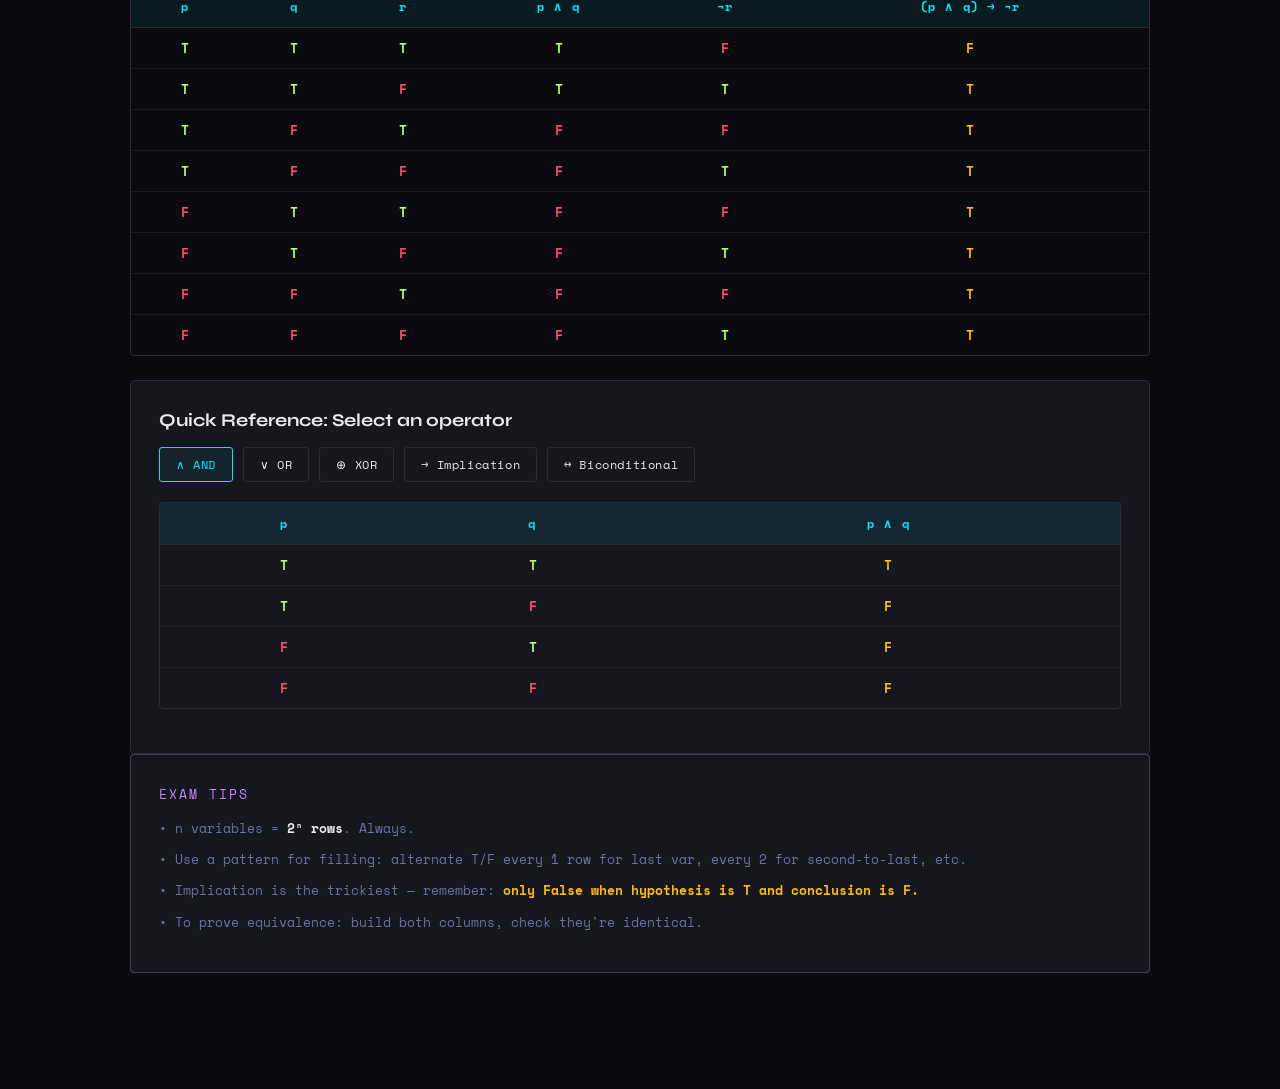
<file: reviewer.html>
<!DOCTYPE html>
<html lang="en">
<head>
<meta charset="UTF-8">
<meta name="viewport" content="width=device-width, initial-scale=1.0">
<title>Discrete Math Reviewer</title>
<link href="https://fonts.googleapis.com/css2?family=Space+Mono:ital,wght@0,400;0,700;1,400&family=Syne:wght@400;600;700;800&display=swap" rel="stylesheet">
<style>
  :root {
    --bg: #0a0a0f;
    --bg2: #111118;
    --panel: #16161f;
    --border: #2a2a3a;
    --accent: #00e5ff;
    --accent2: #ff4d6d;
    --accent3: #b8ff65;
    --accent4: #ffbe00;
    --text: #e8e8f0;
    --muted: #7070a0;
    --mono: 'Space Mono', monospace;
    --sans: 'Syne', sans-serif;
  }

  * { box-sizing: border-box; margin: 0; padding: 0; }

  body {
    background: var(--bg);
    color: var(--text);
    font-family: var(--sans);
    min-height: 100vh;
    overflow-x: hidden;
  }

  /* Grid background */
  body::before {
    content: '';
    position: fixed;
    inset: 0;
    background-image:
      linear-gradient(rgba(0,229,255,0.03) 1px, transparent 1px),
      linear-gradient(90deg, rgba(0,229,255,0.03) 1px, transparent 1px);
    background-size: 40px 40px;
    pointer-events: none;
    z-index: 0;
  }

  /* NAV */
  nav {
    position: fixed;
    top: 0; left: 0; right: 0;
    z-index: 100;
    display: flex;
    align-items: center;
    justify-content: space-between;
    padding: 16px 40px;
    background: rgba(10,10,15,0.85);
    backdrop-filter: blur(12px);
    border-bottom: 1px solid var(--border);
  }

  .nav-logo {
    font-family: var(--mono);
    font-size: 13px;
    color: var(--accent);
    letter-spacing: 0.1em;
  }

  .nav-links {
    display: flex;
    gap: 6px;
    flex-wrap: wrap;
  }

  .nav-links a {
    font-family: var(--mono);
    font-size: 11px;
    color: var(--muted);
    text-decoration: none;
    padding: 5px 10px;
    border: 1px solid transparent;
    border-radius: 3px;
    transition: all 0.2s;
    letter-spacing: 0.05em;
  }

  .nav-links a:hover {
    color: var(--accent);
    border-color: var(--accent);
    background: rgba(0,229,255,0.05);
  }

  /* HERO */
  .hero {
    position: relative;
    z-index: 1;
    padding: 140px 40px 80px;
    max-width: 1100px;
    margin: 0 auto;
  }

  .hero-tag {
    font-family: var(--mono);
    font-size: 12px;
    color: var(--accent);
    letter-spacing: 0.2em;
    text-transform: uppercase;
    margin-bottom: 20px;
    display: flex;
    align-items: center;
    gap: 10px;
  }

  .hero-tag::before {
    content: '';
    display: inline-block;
    width: 30px;
    height: 1px;
    background: var(--accent);
  }

  h1 {
    font-size: clamp(48px, 8vw, 96px);
    font-weight: 800;
    line-height: 0.9;
    letter-spacing: -0.03em;
    margin-bottom: 30px;
  }

  h1 span.hl { color: var(--accent); }
  h1 span.hl2 { color: var(--accent2); }

  .hero-desc {
    font-family: var(--mono);
    font-size: 14px;
    color: var(--muted);
    max-width: 500px;
    line-height: 1.8;
  }

  .topic-pills {
    display: flex;
    flex-wrap: wrap;
    gap: 8px;
    margin-top: 40px;
  }

  .pill {
    font-family: var(--mono);
    font-size: 11px;
    padding: 6px 14px;
    border-radius: 2px;
    border: 1px solid;
    letter-spacing: 0.08em;
    text-transform: uppercase;
    cursor: pointer;
    transition: all 0.2s;
    text-decoration: none;
  }

  .pill-1 { color: var(--accent); border-color: var(--accent); }
  .pill-1:hover { background: var(--accent); color: var(--bg); }
  .pill-2 { color: var(--accent2); border-color: var(--accent2); }
  .pill-2:hover { background: var(--accent2); color: var(--bg); }
  .pill-3 { color: var(--accent3); border-color: var(--accent3); }
  .pill-3:hover { background: var(--accent3); color: var(--bg); }
  .pill-4 { color: var(--accent4); border-color: var(--accent4); }
  .pill-4:hover { background: var(--accent4); color: var(--bg); }
  .pill-5 { color: #c084fc; border-color: #c084fc; }
  .pill-5:hover { background: #c084fc; color: var(--bg); }

  /* MAIN */
  main {
    position: relative;
    z-index: 1;
    max-width: 1100px;
    margin: 0 auto;
    padding: 0 40px 100px;
    display: flex;
    flex-direction: column;
    gap: 80px;
  }

  /* SECTION */
  .section {
    scroll-margin-top: 80px;
  }

  .section-header {
    display: flex;
    align-items: baseline;
    gap: 16px;
    margin-bottom: 32px;
    padding-bottom: 16px;
    border-bottom: 1px solid var(--border);
  }

  .section-num {
    font-family: var(--mono);
    font-size: 12px;
    color: var(--muted);
  }

  h2 {
    font-size: 32px;
    font-weight: 800;
    letter-spacing: -0.02em;
  }

  .section-tag {
    font-family: var(--mono);
    font-size: 11px;
    padding: 3px 8px;
    border-radius: 2px;
    margin-left: auto;
  }

  /* CARDS */
  .card {
    background: var(--panel);
    border: 1px solid var(--border);
    border-radius: 4px;
    padding: 28px;
    margin-bottom: 16px;
    transition: border-color 0.2s;
  }

  .card:hover { border-color: var(--muted); }

  .card-label {
    font-family: var(--mono);
    font-size: 11px;
    letter-spacing: 0.15em;
    text-transform: uppercase;
    margin-bottom: 10px;
  }

  .card h3 {
    font-size: 20px;
    font-weight: 700;
    margin-bottom: 12px;
    letter-spacing: -0.01em;
  }

  .card p {
    font-family: var(--mono);
    font-size: 13px;
    color: var(--muted);
    line-height: 1.8;
    margin-bottom: 10px;
  }

  /* OPERATOR GRID */
  .op-grid {
    display: grid;
    grid-template-columns: repeat(auto-fill, minmax(300px, 1fr));
    gap: 16px;
  }

  .op-card {
    background: var(--panel);
    border: 1px solid var(--border);
    border-radius: 4px;
    padding: 24px;
    transition: all 0.2s;
  }

  .op-card:hover {
    transform: translateY(-2px);
    border-color: var(--accent);
    box-shadow: 0 8px 30px rgba(0,229,255,0.08);
  }

  .op-symbol {
    font-family: var(--mono);
    font-size: 36px;
    font-weight: 700;
    margin-bottom: 12px;
    display: block;
  }

  .op-name {
    font-size: 16px;
    font-weight: 700;
    margin-bottom: 6px;
  }

  .op-desc {
    font-family: var(--mono);
    font-size: 12px;
    color: var(--muted);
    line-height: 1.7;
    margin-bottom: 14px;
  }

  .op-read {
    font-family: var(--mono);
    font-size: 11px;
    padding: 4px 10px;
    background: rgba(255,255,255,0.05);
    border-radius: 2px;
    color: var(--text);
    display: inline-block;
    margin-bottom: 6px;
  }

  /* TRUTH TABLE */
  .tt-wrap {
    overflow-x: auto;
    border: 1px solid var(--border);
    border-radius: 4px;
    margin-bottom: 16px;
  }

  table {
    width: 100%;
    border-collapse: collapse;
    font-family: var(--mono);
    font-size: 13px;
  }

  thead tr {
    background: rgba(0,229,255,0.08);
  }

  th {
    padding: 12px 16px;
    text-align: center;
    color: var(--accent);
    font-size: 12px;
    letter-spacing: 0.1em;
    border-bottom: 1px solid var(--border);
    white-space: nowrap;
  }

  td {
    padding: 10px 16px;
    text-align: center;
    border-bottom: 1px solid rgba(42,42,58,0.5);
    color: var(--muted);
  }

  tr:last-child td { border-bottom: none; }

  td.t { color: var(--accent3); font-weight: 700; }
  td.f { color: var(--accent2); font-weight: 700; }
  td.result { color: var(--accent4); font-weight: 700; }

  tr:hover td { background: rgba(255,255,255,0.02); color: var(--text); }

  /* CODE / FORMULA BLOCKS */
  .formula {
    background: #0d0d15;
    border: 1px solid var(--border);
    border-left: 3px solid var(--accent);
    border-radius: 3px;
    padding: 16px 20px;
    font-family: var(--mono);
    font-size: 14px;
    color: var(--accent);
    margin: 12px 0;
    letter-spacing: 0.05em;
    overflow-x: auto;
  }

  .formula.red { border-left-color: var(--accent2); color: var(--accent2); }
  .formula.green { border-left-color: var(--accent3); color: var(--accent3); }
  .formula.yellow { border-left-color: var(--accent4); color: var(--accent4); }
  .formula.purple { border-left-color: #c084fc; color: #c084fc; }

  /* EXAMPLE BLOCKS */
  .example {
    background: rgba(0,229,255,0.04);
    border: 1px solid rgba(0,229,255,0.15);
    border-radius: 4px;
    padding: 20px 24px;
    margin: 16px 0;
  }

  .example-label {
    font-family: var(--mono);
    font-size: 10px;
    color: var(--accent);
    letter-spacing: 0.2em;
    text-transform: uppercase;
    margin-bottom: 10px;
  }

  .example p {
    font-family: var(--mono);
    font-size: 13px;
    color: var(--text);
    line-height: 1.8;
  }

  .example.red { background: rgba(255,77,109,0.04); border-color: rgba(255,77,109,0.15); }
  .example.red .example-label { color: var(--accent2); }
  .example.green { background: rgba(184,255,101,0.04); border-color: rgba(184,255,101,0.15); }
  .example.green .example-label { color: var(--accent3); }
  .example.yellow { background: rgba(255,190,0,0.04); border-color: rgba(255,190,0,0.15); }
  .example.yellow .example-label { color: var(--accent4); }
  .example.purple { background: rgba(192,132,252,0.04); border-color: rgba(192,132,252,0.15); }
  .example.purple .example-label { color: #c084fc; }

  /* BIT OPS TABLE */
  .bit-grid {
    display: grid;
    grid-template-columns: repeat(auto-fill, minmax(260px, 1fr));
    gap: 16px;
  }

  .bit-card {
    background: var(--panel);
    border: 1px solid var(--border);
    border-radius: 4px;
    padding: 20px;
  }

  .bit-op {
    font-family: var(--mono);
    font-size: 22px;
    font-weight: 700;
    color: var(--accent4);
    margin-bottom: 8px;
  }

  /* EQUIVALENCE TABLE */
  .equiv-group {
    margin-bottom: 28px;
  }

  .equiv-title {
    font-family: var(--mono);
    font-size: 11px;
    color: var(--muted);
    letter-spacing: 0.15em;
    text-transform: uppercase;
    margin-bottom: 12px;
  }

  .equiv-list {
    display: flex;
    flex-direction: column;
    gap: 8px;
  }

  .equiv-row {
    display: flex;
    align-items: center;
    gap: 12px;
    background: var(--panel);
    border: 1px solid var(--border);
    border-radius: 3px;
    padding: 12px 16px;
    font-family: var(--mono);
    font-size: 13px;
  }

  .equiv-row .law-name {
    color: var(--muted);
    font-size: 11px;
    min-width: 130px;
  }

  .equiv-row .law-formula {
    color: var(--text);
    flex: 1;
  }

  /* PROPOSITIONAL */
  .prop-grid {
    display: grid;
    grid-template-columns: 1fr 1fr;
    gap: 16px;
  }

  @media (max-width: 700px) {
    .prop-grid { grid-template-columns: 1fr; }
    nav { padding: 12px 20px; }
    .nav-links a { font-size: 10px; padding: 4px 8px; }
    .hero { padding: 120px 20px 60px; }
    main { padding: 0 20px 80px; }
    h1 { font-size: 40px; }
  }

  /* INTERACTIVE TRUTH TABLE */
  .tt-builder {
    background: var(--panel);
    border: 1px solid var(--border);
    border-radius: 4px;
    padding: 28px;
    margin-top: 24px;
  }

  .tt-builder h3 {
    font-size: 18px;
    font-weight: 700;
    margin-bottom: 16px;
  }

  .tt-controls {
    display: flex;
    gap: 10px;
    flex-wrap: wrap;
    margin-bottom: 20px;
  }

  .tt-btn {
    font-family: var(--mono);
    font-size: 12px;
    padding: 8px 16px;
    background: transparent;
    border: 1px solid var(--border);
    border-radius: 3px;
    color: var(--text);
    cursor: pointer;
    transition: all 0.2s;
    letter-spacing: 0.05em;
  }

  .tt-btn:hover, .tt-btn.active {
    border-color: var(--accent);
    color: var(--accent);
    background: rgba(0,229,255,0.06);
  }

  .divider {
    height: 1px;
    background: var(--border);
    margin: 40px 0;
  }

  /* SCROLL FADE IN */
  .section {
    opacity: 0;
    transform: translateY(20px);
    transition: opacity 0.5s ease, transform 0.5s ease;
  }
  .section.visible {
    opacity: 1;
    transform: translateY(0);
  }

  /* BADGE */
  .badge {
    display: inline-block;
    font-family: var(--mono);
    font-size: 10px;
    padding: 2px 8px;
    border-radius: 2px;
    margin-left: 8px;
    vertical-align: middle;
  }
  .badge-blue { background: rgba(0,229,255,0.15); color: var(--accent); }
  .badge-red { background: rgba(255,77,109,0.15); color: var(--accent2); }
  .badge-green { background: rgba(184,255,101,0.15); color: var(--accent3); }

  strong { color: var(--text); font-weight: 700; }
  em { color: var(--accent4); font-style: normal; font-weight: 600; }
</style>
</head>
<body>

<nav>
  <div class="nav-logo">// DISMATH REVIEWER</div>
  <div class="nav-links">
    <a href="#operators">Operators</a>
    <a href="#equivalences">Equivalences</a>
    <a href="#bitops">Bit Ops</a>
    <a href="#proplogic">Prop Logic</a>
    <a href="#truthtable">Truth Tables</a>
  </div>
</nav>

<div class="hero">
  <div class="hero-tag">Discrete Mathematics</div>
  <h1>Logic &<br><span class="hl">Discrete</span><br><span class="hl2">Math</span></h1>
  <p class="hero-desc">Comprehensive reviewer covering logical operators, equivalences, bit operations, propositional logic, and truth tables.</p>
  <div class="topic-pills">
    <a href="#operators" class="pill pill-1">01 · Logical Operators</a>
    <a href="#equivalences" class="pill pill-2">02 · Logical Equivalences</a>
    <a href="#bitops" class="pill pill-3">03 · Bit Operations</a>
    <a href="#proplogic" class="pill pill-4">04 · Propositional Logic</a>
    <a href="#truthtable" class="pill pill-5">05 · Truth Tables</a>
  </div>
</div>

<main>

  <!-- ===== 01: LOGICAL OPERATORS ===== -->
  <section class="section" id="operators">
    <div class="section-header">
      <span class="section-num">01</span>
      <h2 style="color: var(--accent);">Logical Operators</h2>
      <span class="section-tag badge-blue badge">FUNDAMENTALS</span>
    </div>

    <div class="card">
      <p class="card-label" style="color: var(--accent);">What are they?</p>
      <p>Logical operators (also called <strong>connectives</strong>) are symbols that connect or modify propositions to form compound statements. They are the building blocks of all logic.</p>
    </div>

    <div class="op-grid">

      <div class="op-card">
        <span class="op-symbol" style="color:#ff4d6d;">¬</span>
        <div class="op-name">Negation (NOT)</div>
        <div class="op-desc">Flips the truth value of a proposition. If p is true, ¬p is false, and vice versa.</div>
        <span class="op-read">"NOT p"</span>
        <div class="formula red">¬T = F &nbsp;|&nbsp; ¬F = T</div>
        <div class="example red">
          <div class="example-label">Example</div>
          <p>p = "It is raining."<br>¬p = "It is <strong>not</strong> raining."</p>
        </div>
      </div>

      <div class="op-card">
        <span class="op-symbol" style="color:#00e5ff;">∧</span>
        <div class="op-name">Conjunction (AND)</div>
        <div class="op-desc">True ONLY when BOTH propositions are true. Any false input makes the whole thing false.</div>
        <span class="op-read">"p AND q"</span>
        <div class="formula">T ∧ T = T &nbsp;|&nbsp; T ∧ F = F</div>
        <div class="example">
          <div class="example-label">Example</div>
          <p>p = "I studied." &nbsp; q = "I slept."<br>p ∧ q = "I studied <strong>and</strong> I slept." (Both must be true)</p>
        </div>
      </div>

      <div class="op-card">
        <span class="op-symbol" style="color:#b8ff65;">∨</span>
        <div class="op-name">Disjunction (OR)</div>
        <div class="op-desc">True when AT LEAST ONE proposition is true. Only false when both are false. This is <em>inclusive</em> OR.</div>
        <span class="op-read">"p OR q"</span>
        <div class="formula green">F ∨ F = F &nbsp;|&nbsp; T ∨ F = T</div>
        <div class="example green">
          <div class="example-label">Example</div>
          <p>p = "I'll eat rice." &nbsp; q = "I'll eat bread."<br>p ∨ q = "I'll eat rice <strong>or</strong> bread (or both)."</p>
        </div>
      </div>

      <div class="op-card">
        <span class="op-symbol" style="color:#ffbe00;">⊕</span>
        <div class="op-name">Exclusive OR (XOR)</div>
        <div class="op-desc">True when exactly ONE of the two propositions is true — NOT both. Used a lot in circuits and cryptography.</div>
        <span class="op-read">"p XOR q"</span>
        <div class="formula yellow">T ⊕ T = F &nbsp;|&nbsp; T ⊕ F = T</div>
        <div class="example yellow">
          <div class="example-label">Example</div>
          <p>p = "Door opens in." &nbsp; q = "Door opens out."<br>p ⊕ q = True (it can only do one, not both)</p>
        </div>
      </div>

      <div class="op-card">
        <span class="op-symbol" style="color:#c084fc;">→</span>
        <div class="op-name">Implication (IF-THEN)</div>
        <div class="op-desc">False ONLY when the hypothesis (p) is true but the conclusion (q) is false. "If p, then q." A false premise makes the whole thing vacuously true.</div>
        <span class="op-read">"p implies q" / "if p then q"</span>
        <div class="formula purple">F → anything = T &nbsp;|&nbsp; T → F = F</div>
        <div class="example purple">
          <div class="example-label">Example</div>
          <p>p = "I pass the exam." &nbsp; q = "I celebrate."<br>p → q: Only false if I pass but <strong>don't</strong> celebrate.</p>
        </div>
      </div>

      <div class="op-card">
        <span class="op-symbol" style="color:#fb923c;">↔</span>
        <div class="op-name">Biconditional (IFF)</div>
        <div class="op-desc">True when BOTH propositions have the same truth value. "p if and only if q." Both true or both false = True.</div>
        <span class="op-read">"p if and only if q"</span>
        <div class="formula" style="border-left-color:#fb923c;color:#fb923c;">T ↔ T = T &nbsp;|&nbsp; T ↔ F = F</div>
        <div class="example" style="border-color:rgba(251,146,60,0.2);background:rgba(251,146,60,0.04);">
          <div class="example-label" style="color:#fb923c;">Example</div>
          <p>p = "I study." &nbsp; q = "I pass."<br>p ↔ q: "I study <strong>if and only if</strong> I pass."<br>True when both study+pass, or both not-study+not-pass.</p>
        </div>
      </div>

    </div>

    <!-- Priority -->
    <div class="card" style="margin-top:8px;">
      <p class="card-label" style="color:var(--accent4);">Operator Precedence (Highest → Lowest)</p>
      <div class="formula yellow">¬  &gt;  ∧  &gt;  ∨  &gt;  →  &gt;  ↔</div>
      <p>Just like PEMDAS — evaluate in this order when no parentheses are given. ¬ binds tightest.</p>
    </div>
  </section>

  <!-- ===== 02: LOGICAL EQUIVALENCES ===== -->
  <section class="section" id="equivalences">
    <div class="section-header">
      <span class="section-num">02</span>
      <h2 style="color:var(--accent2);">Logical Equivalences</h2>
      <span class="section-tag badge-red badge">LAWS</span>
    </div>

    <div class="card">
      <p class="card-label" style="color:var(--accent2);">What is it?</p>
      <p>Two propositions are <strong>logically equivalent</strong> (written p ≡ q) if they have the same truth value in every possible scenario — their truth tables are identical. Equivalences let you simplify and transform logical expressions.</p>
    </div>

    <div class="example red">
      <div class="example-label">Key Symbol</div>
      <p>p ≡ q means: "p and q are always equal in truth value."<br>Different from ↔ (biconditional is a connective; ≡ is a <strong>relation</strong> between formulas).</p>
    </div>

    <!-- Laws grouped -->
    <div class="equiv-group">
      <div class="equiv-title">Identity Laws</div>
      <div class="equiv-list">
        <div class="equiv-row"><span class="law-name">Identity (AND)</span><span class="law-formula">p ∧ T ≡ p</span></div>
        <div class="equiv-row"><span class="law-name">Identity (OR)</span><span class="law-formula">p ∨ F ≡ p</span></div>
      </div>
    </div>

    <div class="equiv-group">
      <div class="equiv-title">Domination Laws</div>
      <div class="equiv-list">
        <div class="equiv-row"><span class="law-name">Domination (OR)</span><span class="law-formula">p ∨ T ≡ T</span></div>
        <div class="equiv-row"><span class="law-name">Domination (AND)</span><span class="law-formula">p ∧ F ≡ F</span></div>
      </div>
    </div>

    <div class="equiv-group">
      <div class="equiv-title">Idempotent Laws</div>
      <div class="equiv-list">
        <div class="equiv-row"><span class="law-name">Idempotent (OR)</span><span class="law-formula">p ∨ p ≡ p</span></div>
        <div class="equiv-row"><span class="law-name">Idempotent (AND)</span><span class="law-formula">p ∧ p ≡ p</span></div>
      </div>
    </div>

    <div class="equiv-group">
      <div class="equiv-title">Double Negation</div>
      <div class="equiv-list">
        <div class="equiv-row"><span class="law-name">Double Negation</span><span class="law-formula">¬(¬p) ≡ p</span></div>
      </div>
    </div>

    <div class="equiv-group">
      <div class="equiv-title">De Morgan's Laws <span class="badge badge-red">IMPORTANT</span></div>
      <div class="equiv-list">
        <div class="equiv-row"><span class="law-name">De Morgan 1</span><span class="law-formula">¬(p ∧ q) ≡ ¬p ∨ ¬q</span></div>
        <div class="equiv-row"><span class="law-name">De Morgan 2</span><span class="law-formula">¬(p ∨ q) ≡ ¬p ∧ ¬q</span></div>
      </div>
    </div>

    <div class="example red">
      <div class="example-label">De Morgan's Example</div>
      <p>"It is NOT the case that (I'm hungry AND tired)"<br>≡ "I'm NOT hungry OR I'm NOT tired"<br><br>¬(H ∧ T) ≡ ¬H ∨ ¬T</p>
    </div>

    <div class="equiv-group">
      <div class="equiv-title">Commutative Laws</div>
      <div class="equiv-list">
        <div class="equiv-row"><span class="law-name">Commutative (OR)</span><span class="law-formula">p ∨ q ≡ q ∨ p</span></div>
        <div class="equiv-row"><span class="law-name">Commutative (AND)</span><span class="law-formula">p ∧ q ≡ q ∧ p</span></div>
      </div>
    </div>

    <div class="equiv-group">
      <div class="equiv-title">Associative Laws</div>
      <div class="equiv-list">
        <div class="equiv-row"><span class="law-name">Associative (OR)</span><span class="law-formula">(p ∨ q) ∨ r ≡ p ∨ (q ∨ r)</span></div>
        <div class="equiv-row"><span class="law-name">Associative (AND)</span><span class="law-formula">(p ∧ q) ∧ r ≡ p ∧ (q ∧ r)</span></div>
      </div>
    </div>

    <div class="equiv-group">
      <div class="equiv-title">Distributive Laws</div>
      <div class="equiv-list">
        <div class="equiv-row"><span class="law-name">Distributive (AND over OR)</span><span class="law-formula">p ∧ (q ∨ r) ≡ (p ∧ q) ∨ (p ∧ r)</span></div>
        <div class="equiv-row"><span class="law-name">Distributive (OR over AND)</span><span class="law-formula">p ∨ (q ∧ r) ≡ (p ∨ q) ∧ (p ∨ r)</span></div>
      </div>
    </div>

    <div class="equiv-group">
      <div class="equiv-title">Absorption Laws</div>
      <div class="equiv-list">
        <div class="equiv-row"><span class="law-name">Absorption (OR)</span><span class="law-formula">p ∨ (p ∧ q) ≡ p</span></div>
        <div class="equiv-row"><span class="law-name">Absorption (AND)</span><span class="law-formula">p ∧ (p ∨ q) ≡ p</span></div>
      </div>
    </div>

    <div class="equiv-group">
      <div class="equiv-title">Negation Laws</div>
      <div class="equiv-list">
        <div class="equiv-row"><span class="law-name">Negation (OR)</span><span class="law-formula">p ∨ ¬p ≡ T &nbsp;(Tautology)</span></div>
        <div class="equiv-row"><span class="law-name">Negation (AND)</span><span class="law-formula">p ∧ ¬p ≡ F &nbsp;(Contradiction)</span></div>
      </div>
    </div>

    <div class="equiv-group">
      <div class="equiv-title">Implication Equivalences</div>
      <div class="equiv-list">
        <div class="equiv-row"><span class="law-name">Implication</span><span class="law-formula">p → q ≡ ¬p ∨ q</span></div>
        <div class="equiv-row"><span class="law-name">Contrapositive</span><span class="law-formula">p → q ≡ ¬q → ¬p</span></div>
        <div class="equiv-row"><span class="law-name">Biconditional</span><span class="law-formula">p ↔ q ≡ (p → q) ∧ (q → p)</span></div>
      </div>
    </div>

  </section>

  <!-- ===== 03: BIT OPERATIONS ===== -->
  <section class="section" id="bitops">
    <div class="section-header">
      <span class="section-num">03</span>
      <h2 style="color:var(--accent3);">Logic & Bit Operations</h2>
      <span class="section-tag badge-green badge">APPLIED</span>
    </div>

    <div class="card">
      <p class="card-label" style="color:var(--accent3);">What are they?</p>
      <p>Bit operations apply logical operators directly to binary digits (bits): 0 = False, 1 = True. Computers literally use these to process everything. Every value in memory is bits, and operations on them are just logic.</p>
    </div>

    <div class="bit-grid">
      <div class="bit-card">
        <div class="bit-op">AND ( & )</div>
        <p style="font-family:var(--mono);font-size:12px;color:var(--muted);line-height:1.7;margin-bottom:12px;">Both bits must be 1. Used to <strong>mask</strong> bits — isolate specific bits.</p>
        <div class="formula yellow">1010<br>AND 1100<br>———<br>1000</div>
      </div>
      <div class="bit-card">
        <div class="bit-op" style="color:var(--accent);">OR ( | )</div>
        <p style="font-family:var(--mono);font-size:12px;color:var(--muted);line-height:1.7;margin-bottom:12px;">At least one bit must be 1. Used to <strong>set</strong> bits.</p>
        <div class="formula">1010<br>OR  1100<br>———<br>1110</div>
      </div>
      <div class="bit-card">
        <div class="bit-op" style="color:var(--accent2);">XOR ( ^ )</div>
        <p style="font-family:var(--mono);font-size:12px;color:var(--muted);line-height:1.7;margin-bottom:12px;">Exactly one bit is 1. Used to <strong>toggle</strong> bits and simple encryption.</p>
        <div class="formula red">1010<br>XOR 1100<br>———<br>0110</div>
      </div>
      <div class="bit-card">
        <div class="bit-op" style="color:#c084fc;">NOT ( ~ )</div>
        <p style="font-family:var(--mono);font-size:12px;color:var(--muted);line-height:1.7;margin-bottom:12px;">Flips every bit. 0→1, 1→0. Also called bitwise complement.</p>
        <div class="formula purple">NOT 1010<br>———<br>&nbsp;&nbsp;&nbsp;&nbsp;0101</div>
      </div>
    </div>

    <!-- Bit strings -->
    <div class="card" style="margin-top:16px;">
      <p class="card-label" style="color:var(--accent3);">Bit Strings</p>
      <p>A <strong>bit string</strong> is a sequence of bits. Operations are applied <em>bitwise</em> — position by position.</p>
    </div>

    <div class="example green">
      <div class="example-label">Example — Bit String Operations</div>
      <p>
        A = <strong>0110 1010</strong> &nbsp; B = <strong>1011 0101</strong><br><br>
        A AND B = 0010 0000<br>
        A OR B &nbsp;= 1111 1111<br>
        A XOR B = 1101 1111<br>
        NOT A &nbsp;&nbsp;= 1001 0101
      </p>
    </div>

    <div class="card">
      <p class="card-label" style="color:var(--accent3);">Real-World Use</p>
      <p style="margin-bottom:8px;"><strong>Masking:</strong> n & 0xFF extracts the lowest 8 bits (used in networking, image processing).</p>
      <p style="margin-bottom:8px;"><strong>Toggle a flag:</strong> n ^ (1 &lt;&lt; k) flips the k-th bit without touching others.</p>
      <p><strong>Check if even:</strong> n & 1 == 0 (if last bit is 0, it's even).</p>
    </div>

    <!-- Logic gates quick ref -->
    <div class="card">
      <p class="card-label" style="color:var(--accent3);">Logic Gates Connection</p>
      <p>Every gate in a digital circuit IS one of these operators:</p>
      <div style="display:flex;gap:12px;flex-wrap:wrap;margin-top:12px;">
        <span class="badge badge-green" style="font-size:12px;padding:6px 12px;">AND Gate = ∧</span>
        <span class="badge badge-blue" style="font-size:12px;padding:6px 12px;">OR Gate = ∨</span>
        <span class="badge badge-red" style="font-size:12px;padding:6px 12px;">NOT Gate = ¬</span>
        <span style="font-family:var(--mono);font-size:12px;padding:6px 12px;background:rgba(192,132,252,0.15);color:#c084fc;border-radius:2px;">XOR Gate = ⊕</span>
        <span style="font-family:var(--mono);font-size:12px;padding:6px 12px;background:rgba(255,190,0,0.15);color:var(--accent4);border-radius:2px;">NAND = ¬(∧)</span>
        <span style="font-family:var(--mono);font-size:12px;padding:6px 12px;background:rgba(255,77,109,0.15);color:var(--accent2);border-radius:2px;">NOR = ¬(∨)</span>
      </div>
    </div>
  </section>

  <!-- ===== 04: PROPOSITIONAL LOGIC ===== -->
  <section class="section" id="proplogic">
    <div class="section-header">
      <span class="section-num">04</span>
      <h2 style="color:var(--accent4);">Propositional Logic</h2>
      <span class="section-tag badge" style="background:rgba(255,190,0,0.15);color:var(--accent4);">CORE</span>
    </div>

    <div class="card">
      <p class="card-label" style="color:var(--accent4);">What is it?</p>
      <p>Propositional logic is a formal system for reasoning using <strong>propositions</strong> — statements that are either <em>true</em> or <em>false</em>, never both, never neither. It's the foundation of all mathematical proofs, circuit design, and programming logic.</p>
    </div>

    <div class="prop-grid">
      <div class="card">
        <p class="card-label" style="color:var(--accent3);">Proposition</p>
        <p>A declarative statement with a definite truth value.</p>
        <div class="example green" style="margin-top:12px;">
          <div class="example-label">Valid Propositions</div>
          <p>"Manila is in the Philippines." → T<br>"2 + 2 = 5" → F<br>"The sky is green." → F</p>
        </div>
      </div>
      <div class="card">
        <p class="card-label" style="color:var(--accent2);">NOT a Proposition</p>
        <p>Questions, commands, opinions, or paradoxes.</p>
        <div class="example red" style="margin-top:12px;">
          <div class="example-label">Invalid Propositions</div>
          <p>"What time is it?" → ❌ (question)<br>"Close the door." → ❌ (command)<br>"This statement is false." → ❌ (paradox)</p>
        </div>
      </div>
    </div>

    <div class="card">
      <p class="card-label" style="color:var(--accent4);">Compound Propositions</p>
      <p>Formed by combining simple propositions with logical operators. The truth value of a compound proposition depends <em>entirely</em> on the truth values of its parts and the operators used.</p>
      <div class="formula yellow">p = "It rains." &nbsp; q = "I bring umbrella."<br>Compound: p → q &nbsp; ("If it rains, I bring umbrella.")</div>
    </div>

    <!-- Tautology / Contradiction / Contingency -->
    <div style="display:grid;grid-template-columns:repeat(auto-fill,minmax(280px,1fr));gap:16px;">

      <div class="card">
        <p class="card-label" style="color:var(--accent3);">Tautology</p>
        <p>Always TRUE regardless of variable values.</p>
        <div class="formula green">p ∨ ¬p &nbsp; (always true)</div>
        <p style="font-family:var(--mono);font-size:12px;color:var(--muted);">Aka: "Law of Excluded Middle"</p>
      </div>

      <div class="card">
        <p class="card-label" style="color:var(--accent2);">Contradiction</p>
        <p>Always FALSE regardless of variable values.</p>
        <div class="formula red">p ∧ ¬p &nbsp; (always false)</div>
        <p style="font-family:var(--mono);font-size:12px;color:var(--muted);">Aka: "Law of Non-Contradiction"</p>
      </div>

      <div class="card">
        <p class="card-label" style="color:var(--accent4);">Contingency</p>
        <p>Sometimes true, sometimes false — depends on values.</p>
        <div class="formula yellow">p ∧ q &nbsp; (depends on p and q)</div>
        <p style="font-family:var(--mono);font-size:12px;color:var(--muted);">Most regular compound propositions.</p>
      </div>

    </div>

    <!-- Converse / Inverse / Contrapositive -->
    <div class="card" style="margin-top:8px;">
      <p class="card-label" style="color:var(--accent4);">Implication Variants <span class="badge badge" style="background:rgba(255,190,0,0.15);color:var(--accent4);">EXAM FAVORITE</span></p>
      <p style="margin-bottom:16px;">Given: p → q ("If p, then q")</p>
      <div class="equiv-list">
        <div class="equiv-row">
          <span class="law-name">Original</span>
          <span class="law-formula">p → q</span>
        </div>
        <div class="equiv-row">
          <span class="law-name">Converse</span>
          <span class="law-formula">q → p &nbsp; <span style="color:var(--muted);font-size:11px;">(swap p and q)</span></span>
        </div>
        <div class="equiv-row">
          <span class="law-name">Inverse</span>
          <span class="law-formula">¬p → ¬q &nbsp; <span style="color:var(--muted);font-size:11px;">(negate both)</span></span>
        </div>
        <div class="equiv-row">
          <span class="law-name">Contrapositive</span>
          <span class="law-formula">¬q → ¬p &nbsp; <span style="color:var(--muted);font-size:11px;">(swap AND negate)</span></span>
        </div>
      </div>

      <div class="example yellow" style="margin-top:16px;">
        <div class="example-label">Example</div>
        <p>
          Original: "If I study, then I pass." (p → q)<br>
          Converse: "If I pass, then I studied." (q → p)<br>
          Inverse: "If I don't study, I don't pass." (¬p → ¬q)<br>
          Contrapositive: "If I don't pass, I didn't study." (¬q → ¬p)<br><br>
          <strong>Key fact:</strong> Original ≡ Contrapositive &nbsp; | &nbsp; Converse ≡ Inverse
        </p>
      </div>
    </div>

    <!-- Arguments -->
    <div class="card">
      <p class="card-label" style="color:var(--accent4);">Arguments & Validity</p>
      <p style="margin-bottom:12px;">An <strong>argument</strong> is a sequence of propositions (premises) followed by a conclusion. It's <em>valid</em> if the conclusion MUST be true whenever all premises are true.</p>
      <div class="formula yellow">Modus Ponens: &nbsp; p, &nbsp; p → q &nbsp; ∴ q</div>
      <div class="example yellow">
        <div class="example-label">Modus Ponens Example</div>
        <p>Premise 1: "It is raining." (p = T)<br>Premise 2: "If it rains, I stay home." (p → q)<br>Conclusion: "I stay home." (q) ✓</p>
      </div>
      <div class="formula yellow" style="margin-top:12px;">Modus Tollens: &nbsp; ¬q, &nbsp; p → q &nbsp; ∴ ¬p</div>
    </div>

  </section>

  <!-- ===== 05: TRUTH TABLES ===== -->
  <section class="section" id="truthtable">
    <div class="section-header">
      <span class="section-num">05</span>
      <h2 style="color:#c084fc;">Truth Tables</h2>
      <span class="section-tag badge" style="background:rgba(192,132,252,0.15);color:#c084fc;">TOOL</span>
    </div>

    <div class="card">
      <p class="card-label" style="color:#c084fc;">What is it?</p>
      <p>A truth table is a systematic list of ALL possible combinations of truth values for the variables in a proposition, showing the resulting truth value for the whole expression. With n variables, you have <strong>2ⁿ</strong> rows.</p>
    </div>

    <!-- Basic tables side by side -->
    <div style="display:grid;grid-template-columns:repeat(auto-fill,minmax(300px,1fr));gap:16px;">

      <div>
        <p style="font-family:var(--mono);font-size:12px;color:#c084fc;letter-spacing:0.1em;margin-bottom:8px;">¬p &nbsp;(NOT)</p>
        <div class="tt-wrap">
          <table>
            <thead><tr><th>p</th><th>¬p</th></tr></thead>
            <tbody>
              <tr><td class="t">T</td><td class="f result">F</td></tr>
              <tr><td class="f">F</td><td class="t result">T</td></tr>
            </tbody>
          </table>
        </div>
      </div>

      <div>
        <p style="font-family:var(--mono);font-size:12px;color:#c084fc;letter-spacing:0.1em;margin-bottom:8px;">p ∧ q &nbsp;(AND)</p>
        <div class="tt-wrap">
          <table>
            <thead><tr><th>p</th><th>q</th><th>p ∧ q</th></tr></thead>
            <tbody>
              <tr><td class="t">T</td><td class="t">T</td><td class="t result">T</td></tr>
              <tr><td class="t">T</td><td class="f">F</td><td class="f result">F</td></tr>
              <tr><td class="f">F</td><td class="t">T</td><td class="f result">F</td></tr>
              <tr><td class="f">F</td><td class="f">F</td><td class="f result">F</td></tr>
            </tbody>
          </table>
        </div>
      </div>

      <div>
        <p style="font-family:var(--mono);font-size:12px;color:#c084fc;letter-spacing:0.1em;margin-bottom:8px;">p ∨ q &nbsp;(OR)</p>
        <div class="tt-wrap">
          <table>
            <thead><tr><th>p</th><th>q</th><th>p ∨ q</th></tr></thead>
            <tbody>
              <tr><td class="t">T</td><td class="t">T</td><td class="t result">T</td></tr>
              <tr><td class="t">T</td><td class="f">F</td><td class="t result">T</td></tr>
              <tr><td class="f">F</td><td class="t">T</td><td class="t result">T</td></tr>
              <tr><td class="f">F</td><td class="f">F</td><td class="f result">F</td></tr>
            </tbody>
          </table>
        </div>
      </div>

      <div>
        <p style="font-family:var(--mono);font-size:12px;color:#c084fc;letter-spacing:0.1em;margin-bottom:8px;">p ⊕ q &nbsp;(XOR)</p>
        <div class="tt-wrap">
          <table>
            <thead><tr><th>p</th><th>q</th><th>p ⊕ q</th></tr></thead>
            <tbody>
              <tr><td class="t">T</td><td class="t">T</td><td class="f result">F</td></tr>
              <tr><td class="t">T</td><td class="f">F</td><td class="t result">T</td></tr>
              <tr><td class="f">F</td><td class="t">T</td><td class="t result">T</td></tr>
              <tr><td class="f">F</td><td class="f">F</td><td class="f result">F</td></tr>
            </tbody>
          </table>
        </div>
      </div>

      <div>
        <p style="font-family:var(--mono);font-size:12px;color:#c084fc;letter-spacing:0.1em;margin-bottom:8px;">p → q &nbsp;(Implication)</p>
        <div class="tt-wrap">
          <table>
            <thead><tr><th>p</th><th>q</th><th>p → q</th></tr></thead>
            <tbody>
              <tr><td class="t">T</td><td class="t">T</td><td class="t result">T</td></tr>
              <tr><td class="t">T</td><td class="f">F</td><td class="f result">F</td></tr>
              <tr><td class="f">F</td><td class="t">T</td><td class="t result">T</td></tr>
              <tr><td class="f">F</td><td class="f">F</td><td class="t result">T</td></tr>
            </tbody>
          </table>
        </div>
      </div>

      <div>
        <p style="font-family:var(--mono);font-size:12px;color:#c084fc;letter-spacing:0.1em;margin-bottom:8px;">p ↔ q &nbsp;(Biconditional)</p>
        <div class="tt-wrap">
          <table>
            <thead><tr><th>p</th><th>q</th><th>p ↔ q</th></tr></thead>
            <tbody>
              <tr><td class="t">T</td><td class="t">T</td><td class="t result">T</td></tr>
              <tr><td class="t">T</td><td class="f">F</td><td class="f result">F</td></tr>
              <tr><td class="f">F</td><td class="t">T</td><td class="f result">F</td></tr>
              <tr><td class="f">F</td><td class="f">F</td><td class="t result">T</td></tr>
            </tbody>
          </table>
        </div>
      </div>

    </div>

    <!-- Complex example -->
    <div class="card" style="margin-top:16px;">
      <p class="card-label" style="color:#c084fc;">How to Build a Truth Table — Step by Step</p>
      <p style="margin-bottom:12px;">Expression: <strong>(p ∧ q) → ¬r</strong> &nbsp; (3 variables = 2³ = 8 rows)</p>
      <p style="font-family:var(--mono);font-size:12px;color:var(--muted);margin-bottom:16px;line-height:1.8;">
        Step 1: List all variable combos (p, q, r)<br>
        Step 2: Compute sub-expressions: p ∧ q, then ¬r<br>
        Step 3: Combine: (p ∧ q) → ¬r
      </p>
    </div>

    <div class="tt-wrap">
      <table>
        <thead>
          <tr><th>p</th><th>q</th><th>r</th><th>p ∧ q</th><th>¬r</th><th>(p ∧ q) → ¬r</th></tr>
        </thead>
        <tbody>
          <tr><td class="t">T</td><td class="t">T</td><td class="t">T</td><td class="t">T</td><td class="f">F</td><td class="f result">F</td></tr>
          <tr><td class="t">T</td><td class="t">T</td><td class="f">F</td><td class="t">T</td><td class="t">T</td><td class="t result">T</td></tr>
          <tr><td class="t">T</td><td class="f">F</td><td class="t">T</td><td class="f">F</td><td class="f">F</td><td class="t result">T</td></tr>
          <tr><td class="t">T</td><td class="f">F</td><td class="f">F</td><td class="f">F</td><td class="t">T</td><td class="t result">T</td></tr>
          <tr><td class="f">F</td><td class="t">T</td><td class="t">T</td><td class="f">F</td><td class="f">F</td><td class="t result">T</td></tr>
          <tr><td class="f">F</td><td class="t">T</td><td class="f">F</td><td class="f">F</td><td class="t">T</td><td class="t result">T</td></tr>
          <tr><td class="f">F</td><td class="f">F</td><td class="t">T</td><td class="f">F</td><td class="f">F</td><td class="t result">T</td></tr>
          <tr><td class="f">F</td><td class="f">F</td><td class="f">F</td><td class="f">F</td><td class="t">T</td><td class="t result">T</td></tr>
        </tbody>
      </table>
    </div>

    <!-- Interactive selector -->
    <div class="tt-builder">
      <h3>Quick Reference: Select an operator</h3>
      <div class="tt-controls">
        <button class="tt-btn active" onclick="showTable(this,'and')">∧ AND</button>
        <button class="tt-btn" onclick="showTable(this,'or')">∨ OR</button>
        <button class="tt-btn" onclick="showTable(this,'xor')">⊕ XOR</button>
        <button class="tt-btn" onclick="showTable(this,'impl')">→ Implication</button>
        <button class="tt-btn" onclick="showTable(this,'bicond')">↔ Biconditional</button>
      </div>
      <div id="tt-display"></div>
    </div>

    <!-- Tips -->
    <div class="card" style="border-color:rgba(192,132,252,0.3);">
      <p class="card-label" style="color:#c084fc;">Exam Tips</p>
      <p style="margin-bottom:8px;">• n variables = <strong>2ⁿ rows</strong>. Always.</p>
      <p style="margin-bottom:8px;">• Use a pattern for filling: alternate T/F every 1 row for last var, every 2 for second-to-last, etc.</p>
      <p style="margin-bottom:8px;">• Implication is the trickiest — remember: <em>only False when hypothesis is T and conclusion is F.</em></p>
      <p>• To prove equivalence: build both columns, check they're identical.</p>
    </div>

  </section>

</main>

<script>
// Scroll animation
const observer = new IntersectionObserver((entries) => {
  entries.forEach(e => {
    if (e.isIntersecting) e.target.classList.add('visible');
  });
}, { threshold: 0.05 });

document.querySelectorAll('.section').forEach(s => observer.observe(s));

// Interactive truth table
const tables = {
  and: {
    headers: ['p', 'q', 'p ∧ q'],
    rows: [['T','T','T'],['T','F','F'],['F','T','F'],['F','F','F']]
  },
  or: {
    headers: ['p', 'q', 'p ∨ q'],
    rows: [['T','T','T'],['T','F','T'],['F','T','T'],['F','F','F']]
  },
  xor: {
    headers: ['p', 'q', 'p ⊕ q'],
    rows: [['T','T','F'],['T','F','T'],['F','T','T'],['F','F','F']]
  },
  impl: {
    headers: ['p', 'q', 'p → q'],
    rows: [['T','T','T'],['T','F','F'],['F','T','T'],['F','F','T']]
  },
  bicond: {
    headers: ['p', 'q', 'p ↔ q'],
    rows: [['T','T','T'],['T','F','F'],['F','T','F'],['F','F','T']]
  }
};

function showTable(btn, key) {
  document.querySelectorAll('.tt-btn').forEach(b => b.classList.remove('active'));
  btn.classList.add('active');
  const data = tables[key];
  let html = '<div class="tt-wrap"><table><thead><tr>';
  data.headers.forEach(h => html += `<th>${h}</th>`);
  html += '</tr></thead><tbody>';
  data.rows.forEach(row => {
    html += '<tr>';
    row.forEach((cell, i) => {
      const isResult = i === row.length - 1;
      const cls = isResult ? 'result ' + (cell === 'T' ? 't' : 'f') : (cell === 'T' ? 't' : 'f');
      html += `<td class="${cls}">${cell}</td>`;
    });
    html += '</tr>';
  });
  html += '</tbody></table></div>';
  document.getElementById('tt-display').innerHTML = html;
}

showTable(document.querySelector('.tt-btn'), 'and');
</script>

</body>
</html>
</file>
<file: cph/style.css>
:root {
  --bg: #0c0c10;
  --surface: #13131a;
  --surface2: #1a1a24;
  --border: #25253a;
  --border2: #32324a;
  --cyan: #00d4ff;
  --pink: #ff4d8d;
  --yellow: #f5c842;
  --green: #4dff9e;
  --purple: #a78bfa;
  --orange: #ff8c42;
  --text: #ddddf0;
  --muted: #6666a0;
  --mono: 'IBM Plex Mono', monospace;
  --serif: 'Fraunces', serif;
}

*, *::before, *::after { box-sizing: border-box; margin: 0; padding: 0; }

html {
  scroll-behavior: smooth;
  -webkit-text-size-adjust: 100%;
}

body {
  background: var(--bg);
  color: var(--text);
  font-family: var(--mono);
  min-height: 100vh;
  overflow-x: hidden;
}

/* ── TOPBAR ── */
.topbar {
  position: sticky;
  top: 0;
  z-index: 100;
  background: rgba(12,12,16,0.92);
  -webkit-backdrop-filter: blur(16px);
  backdrop-filter: blur(16px);
  border-bottom: 1px solid var(--border);
  display: flex;
  align-items: center;
  justify-content: space-between;
  padding: 0 32px;
  height: 56px;
  -webkit-transform: translateZ(0);
  transform: translateZ(0);
}

.logo {
  font-family: var(--serif);
  font-size: 18px;
  font-weight: 700;
  color: var(--text);
  letter-spacing: -0.02em;
  cursor: pointer;
}

.logo span { color: var(--cyan); }

.main-tabs {
  display: flex;
  gap: 4px;
  background: var(--surface);
  border: 1px solid var(--border);
  border-radius: 8px;
  padding: 4px;
}

.main-tab {
  font-family: var(--mono);
  font-size: 12px;
  font-weight: 500;
  padding: 6px 20px;
  border-radius: 5px;
  border: none;
  background: transparent;
  color: var(--muted);
  cursor: pointer;
  transition: all 0.2s;
  letter-spacing: 0.05em;
  -webkit-appearance: none;
}

.main-tab.active {
  background: var(--surface2);
  color: var(--text);
  border: 1px solid var(--border2);
}

/* ── VIEWS ── */
.view { display: none; }
.view.active { display: block; }

/* ── HOME ── */
.topics-home {
  max-width: 900px;
  margin: 0 auto;
  padding: 48px 24px 80px;
}

.home-header { margin-bottom: 40px; }

.home-label {
  font-size: 11px;
  color: var(--muted);
  letter-spacing: 0.2em;
  text-transform: uppercase;
  margin-bottom: 10px;
}

.home-title {
  font-family: var(--serif);
  font-size: clamp(36px, 6vw, 56px);
  font-weight: 700;
  line-height: 1.05;
  letter-spacing: -0.03em;
  color: var(--text);
}

.home-title em {
  color: var(--cyan);
  font-style: italic;
}

.home-sub {
  margin-top: 12px;
  font-size: 12px;
  color: var(--muted);
  line-height: 1.7;
}

/* ── TOPIC CARDS ── */
.topic-grid {
  display: grid;
  grid-template-columns: repeat(auto-fill, minmax(260px, 1fr));
  gap: 16px;
}

.topic-card {
  background: var(--surface);
  border: 1px solid var(--border);
  border-radius: 12px;
  padding: 28px 24px;
  cursor: pointer;
  transition: all 0.2s ease;
  position: relative;
  overflow: hidden;
  -webkit-tap-highlight-color: transparent;
  animation: fadeUp 0.4s ease both;
}

.topic-card::before {
  content: '';
  position: absolute;
  top: 0; left: 0; right: 0;
  height: 2px;
  background: var(--card-color);
  opacity: 0;
  transition: opacity 0.2s;
}

.topic-card:hover {
  border-color: var(--card-color);
  transform: translateY(-3px);
  box-shadow: 0 12px 40px rgba(0,0,0,0.4);
}

.topic-card:hover::before { opacity: 1; }

.topic-card:nth-child(1) { animation-delay: 0.05s; }
.topic-card:nth-child(2) { animation-delay: 0.10s; }
.topic-card:nth-child(3) { animation-delay: 0.15s; }
.topic-card:nth-child(4) { animation-delay: 0.20s; }
.topic-card:nth-child(5) { animation-delay: 0.25s; }

.card-num {
  font-size: 11px;
  color: var(--muted);
  letter-spacing: 0.15em;
  margin-bottom: 16px;
}

.card-icon {
  font-size: 28px;
  margin-bottom: 14px;
  display: block;
}

.card-title {
  font-family: var(--serif);
  font-size: 20px;
  font-weight: 600;
  margin-bottom: 8px;
  color: var(--text);
  letter-spacing: -0.02em;
}

.card-desc {
  font-size: 11px;
  color: var(--muted);
  line-height: 1.7;
}

.card-arrow {
  position: absolute;
  bottom: 24px;
  right: 24px;
  font-size: 16px;
  color: var(--muted);
  transition: all 0.2s;
}

.topic-card:hover .card-arrow {
  color: var(--card-color);
  transform: translateX(4px);
}

/* ── TOPIC DETAIL ── */
.topic-detail { display: none; }
.topic-detail.active {
  display: block;
  max-width: 860px;
  margin: 0 auto;
  padding: 40px 24px 80px;
}

.back-btn {
  display: inline-flex;
  align-items: center;
  gap: 8px;
  font-size: 12px;
  color: var(--muted);
  cursor: pointer;
  margin-bottom: 36px;
  padding: 8px 0;
  background: none;
  border: none;
  -webkit-appearance: none;
  transition: color 0.2s;
  -webkit-tap-highlight-color: transparent;
}

.back-btn:hover { color: var(--text); }

.detail-header {
  display: flex;
  align-items: flex-start;
  gap: 20px;
  margin-bottom: 40px;
  padding-bottom: 28px;
  border-bottom: 1px solid var(--border);
}

.detail-icon { font-size: 40px; line-height: 1; }

.detail-num {
  font-size: 11px;
  color: var(--muted);
  letter-spacing: 0.15em;
  margin-bottom: 6px;
}

.detail-title {
  font-family: var(--serif);
  font-size: clamp(28px, 5vw, 42px);
  font-weight: 700;
  letter-spacing: -0.03em;
  line-height: 1;
}

/* ── CONTENT BLOCKS ── */
.def-block {
  background: var(--surface);
  border: 1px solid var(--border);
  border-radius: 10px;
  padding: 24px;
  margin-bottom: 20px;
}

.def-block .blk-label {
  font-size: 10px;
  letter-spacing: 0.2em;
  text-transform: uppercase;
  margin-bottom: 10px;
}

.def-block p {
  font-size: 13px;
  color: var(--muted);
  line-height: 1.85;
}

.def-block p strong { color: var(--text); }

.formula-block {
  background: #090910;
  border: 1px solid var(--border);
  border-left: 3px solid var(--accent-color, var(--cyan));
  border-radius: 6px;
  padding: 14px 18px;
  font-family: var(--mono);
  font-size: 13px;
  color: var(--accent-color, var(--cyan));
  margin: 12px 0;
  overflow-x: auto;
  -webkit-overflow-scrolling: touch;
  line-height: 1.8;
}

.example-block {
  border-radius: 8px;
  padding: 18px 22px;
  margin: 14px 0;
  border: 1px solid;
}

.example-block .ex-label {
  font-size: 10px;
  letter-spacing: 0.2em;
  text-transform: uppercase;
  margin-bottom: 10px;
  font-weight: 600;
}

.example-block p {
  font-size: 12px;
  line-height: 1.85;
}

/* ── OPERATOR CARDS ── */
.op-grid {
  display: grid;
  grid-template-columns: repeat(auto-fill, minmax(280px, 1fr));
  gap: 14px;
  margin-bottom: 20px;
}

.op-card {
  background: var(--surface);
  border: 1px solid var(--border);
  border-radius: 10px;
  padding: 22px;
  transition: border-color 0.2s;
}

.op-card:hover { border-color: var(--border2); }

.op-symbol {
  font-family: var(--serif);
  font-size: 40px;
  font-weight: 700;
  line-height: 1;
  margin-bottom: 12px;
  display: block;
}

.op-name {
  font-size: 14px;
  font-weight: 600;
  margin-bottom: 6px;
  color: var(--text);
}

.op-desc {
  font-size: 12px;
  color: var(--muted);
  line-height: 1.7;
  margin-bottom: 12px;
}

.op-tag {
  display: inline-block;
  font-size: 10px;
  padding: 3px 10px;
  border-radius: 4px;
  letter-spacing: 0.08em;
  margin-bottom: 10px;
}

/* ── TABLES ── */
.tt-wrap {
  overflow-x: auto;
  -webkit-overflow-scrolling: touch;
  border: 1px solid var(--border);
  border-radius: 8px;
  margin: 14px 0;
}

table { width: 100%; border-collapse: collapse; font-size: 13px; white-space: nowrap; }
thead tr { background: var(--surface2); }
th {
  padding: 10px 18px;
  text-align: center;
  font-size: 11px;
  letter-spacing: 0.1em;
  border-bottom: 1px solid var(--border);
  color: var(--muted);
}
td {
  padding: 9px 18px;
  text-align: center;
  border-bottom: 1px solid rgba(37,37,58,0.5);
  color: var(--muted);
}
tr:last-child td { border-bottom: none; }
td.tv { color: var(--green); font-weight: 600; }
td.fv { color: var(--pink); font-weight: 600; }
td.rv { color: var(--yellow); font-weight: 600; }
td.rf { color: var(--pink); font-weight: 600; }

.section-title {
  font-family: var(--serif);
  font-size: 22px;
  font-weight: 600;
  letter-spacing: -0.02em;
  margin: 32px 0 16px;
  color: var(--text);
}

.section-title.first { margin-top: 0; }

/* ── EQUIVALENCE ROWS ── */
.equiv-group { margin-bottom: 24px; }

.equiv-group-title {
  font-size: 10px;
  color: var(--muted);
  letter-spacing: 0.2em;
  text-transform: uppercase;
  margin-bottom: 10px;
}

.equiv-list { display: flex; flex-direction: column; gap: 6px; }

.equiv-row {
  display: flex;
  align-items: center;
  gap: 12px;
  background: var(--surface);
  border: 1px solid var(--border);
  border-radius: 6px;
  padding: 10px 16px;
  font-size: 12px;
}

.eq-name { color: var(--muted); min-width: 140px; font-size: 11px; }
.eq-formula { color: var(--text); flex: 1; }

/* ── BIT CARDS ── */
.bit-grid {
  display: grid;
  grid-template-columns: repeat(auto-fill, minmax(240px, 1fr));
  gap: 14px;
  margin-bottom: 20px;
}

.bit-card {
  background: var(--surface);
  border: 1px solid var(--border);
  border-radius: 10px;
  padding: 20px;
}

.bit-op { font-size: 22px; font-weight: 600; margin-bottom: 8px; }
.bit-desc { font-size: 12px; color: var(--muted); line-height: 1.7; margin-bottom: 12px; }

/* ── TWO COL ── */
.two-col {
  display: grid;
  grid-template-columns: 1fr 1fr;
  gap: 14px;
  margin-bottom: 20px;
}

/* ── PRECEDENCE ── */
.prec-row {
  display: flex;
  align-items: center;
  gap: 16px;
  padding: 10px 16px;
  background: var(--surface);
  border: 1px solid var(--border);
  border-radius: 6px;
  margin-bottom: 6px;
}

.prec-rank { font-size: 11px; color: var(--muted); min-width: 60px; }
.prec-sym { font-size: 18px; min-width: 40px; }
.prec-name { font-size: 12px; color: var(--muted); }

/* ── QUIZ HOME ── */
.quiz-home {
  max-width: 900px;
  margin: 0 auto;
  padding: 48px 24px 80px;
}

/* ── QUIZ QUESTION ── */
.quiz-question-card {
  background: var(--surface);
  border: 1px solid var(--border);
  border-radius: 12px;
  padding: 28px;
  margin-bottom: 20px;
  animation: fadeUp 0.3s ease both;
}

.q-num {
  font-size: 10px;
  color: var(--muted);
  letter-spacing: 0.2em;
  text-transform: uppercase;
  margin-bottom: 14px;
}

.q-text {
  font-family: var(--serif);
  font-size: 20px;
  font-weight: 600;
  line-height: 1.4;
  letter-spacing: -0.02em;
  margin-bottom: 24px;
  color: var(--text);
}

.q-options { display: flex; flex-direction: column; gap: 10px; }

.q-option {
  background: var(--surface2);
  border: 1px solid var(--border);
  border-radius: 8px;
  padding: 14px 18px;
  font-size: 13px;
  color: var(--text);
  cursor: pointer;
  transition: all 0.15s;
  text-align: left;
  font-family: var(--mono);
  -webkit-appearance: none;
  -webkit-tap-highlight-color: transparent;
  display: flex;
  align-items: center;
  gap: 12px;
}

.q-option:hover:not(:disabled) {
  border-color: var(--cyan);
  background: rgba(0,212,255,0.06);
}

.q-option .opt-letter {
  font-size: 11px;
  color: var(--muted);
  min-width: 20px;
  font-weight: 600;
}

.q-option.correct {
  border-color: var(--green) !important;
  background: rgba(77,255,158,0.08) !important;
  color: var(--green);
}

.q-option.correct .opt-letter { color: var(--green); }

.q-option.wrong {
  border-color: var(--pink) !important;
  background: rgba(255,77,141,0.08) !important;
  color: var(--pink);
}

.q-option.wrong .opt-letter { color: var(--pink); }

.q-option.reveal-correct {
  border-color: var(--green) !important;
  background: rgba(77,255,158,0.05) !important;
}

.q-option:disabled { cursor: default; }

.q-feedback {
  margin-top: 16px;
  padding: 14px 18px;
  border-radius: 8px;
  font-size: 12px;
  line-height: 1.7;
  display: none;
}

.q-feedback.show { display: block; animation: fadeUp 0.2s ease both; }
.q-feedback.correct-fb { background: rgba(77,255,158,0.08); border: 1px solid rgba(77,255,158,0.25); color: var(--green); }
.q-feedback.wrong-fb { background: rgba(255,77,141,0.08); border: 1px solid rgba(255,77,141,0.25); color: var(--pink); }

.q-next-btn {
  margin-top: 16px;
  padding: 12px 24px;
  background: var(--surface2);
  border: 1px solid var(--border2);
  border-radius: 8px;
  color: var(--text);
  font-family: var(--mono);
  font-size: 12px;
  cursor: pointer;
  letter-spacing: 0.05em;
  transition: all 0.2s;
  -webkit-appearance: none;
  display: none;
}

.q-next-btn.show { display: inline-block; animation: fadeUp 0.2s ease both; }
.q-next-btn:hover { border-color: var(--cyan); color: var(--cyan); }

/* ── QUIZ RESULTS ── */
.quiz-results-card {
  background: var(--surface);
  border: 1px solid var(--border);
  border-radius: 12px;
  padding: 40px 32px;
  text-align: center;
  animation: fadeUp 0.4s ease both;
}

.result-score {
  font-family: var(--serif);
  font-size: 72px;
  font-weight: 700;
  line-height: 1;
  letter-spacing: -0.04em;
  margin-bottom: 8px;
}

.result-label {
  font-size: 12px;
  color: var(--muted);
  letter-spacing: 0.1em;
  margin-bottom: 28px;
}

.result-message {
  font-size: 14px;
  color: var(--muted);
  line-height: 1.7;
  margin-bottom: 28px;
}

.retry-btn {
  padding: 12px 28px;
  background: transparent;
  border: 1px solid var(--cyan);
  border-radius: 8px;
  color: var(--cyan);
  font-family: var(--mono);
  font-size: 12px;
  cursor: pointer;
  letter-spacing: 0.08em;
  transition: all 0.2s;
  -webkit-appearance: none;
}

.retry-btn:hover { background: rgba(0,212,255,0.08); }

/* ── ANIMATION ── */
@keyframes fadeUp {
  from { opacity: 0; transform: translateY(16px); }
  to   { opacity: 1; transform: translateY(0); }
}

/* ── RESPONSIVE ── */
@media (max-width: 600px) {
  .two-col { grid-template-columns: 1fr; }
  .topbar { padding: 0 16px; }
  .topics-home, .topic-detail.active, .quiz-home { padding: 32px 16px 80px; }
}
</file>
<file: discrete-math/style.css>
:root {
  --bg: #0c0c10;
  --surface: #13131a;
  --surface2: #1a1a24;
  --border: #25253a;
  --border2: #32324a;
  --cyan: #00d4ff;
  --pink: #ff4d8d;
  --yellow: #f5c842;
  --green: #4dff9e;
  --purple: #a78bfa;
  --orange: #ff8c42;
  --text: #ddddf0;
  --muted: #6666a0;
  --mono: 'IBM Plex Mono', monospace;
  --serif: 'Fraunces', serif;
}

*, *::before, *::after { box-sizing: border-box; margin: 0; padding: 0; }

html {
  scroll-behavior: smooth;
  -webkit-text-size-adjust: 100%;
}

body {
  background: var(--bg);
  color: var(--text);
  font-family: var(--mono);
  min-height: 100vh;
  overflow-x: hidden;
}

/* ── TOPBAR ── */
.topbar {
  position: sticky;
  top: 0;
  z-index: 100;
  background: rgba(12,12,16,0.92);
  -webkit-backdrop-filter: blur(16px);
  backdrop-filter: blur(16px);
  border-bottom: 1px solid var(--border);
  display: flex;
  align-items: center;
  justify-content: space-between;
  padding: 0 32px;
  height: 56px;
  -webkit-transform: translateZ(0);
  transform: translateZ(0);
}

.logo {
  font-family: var(--serif);
  font-size: 18px;
  font-weight: 700;
  color: var(--text);
  letter-spacing: -0.02em;
  cursor: pointer;
}

.logo span { color: var(--cyan); }

.main-tabs {
  display: flex;
  gap: 4px;
  background: var(--surface);
  border: 1px solid var(--border);
  border-radius: 8px;
  padding: 4px;
}

.main-tab {
  font-family: var(--mono);
  font-size: 12px;
  font-weight: 500;
  padding: 6px 20px;
  border-radius: 5px;
  border: none;
  background: transparent;
  color: var(--muted);
  cursor: pointer;
  transition: all 0.2s;
  letter-spacing: 0.05em;
  -webkit-appearance: none;
}

.main-tab.active {
  background: var(--surface2);
  color: var(--text);
  border: 1px solid var(--border2);
}

/* ── VIEWS ── */
.view { display: none; }
.view.active { display: block; }

/* ── HOME ── */
.topics-home {
  max-width: 900px;
  margin: 0 auto;
  padding: 48px 24px 80px;
}

.home-header { margin-bottom: 40px; }

.home-label {
  font-size: 11px;
  color: var(--muted);
  letter-spacing: 0.2em;
  text-transform: uppercase;
  margin-bottom: 10px;
}

.home-title {
  font-family: var(--serif);
  font-size: clamp(36px, 6vw, 56px);
  font-weight: 700;
  line-height: 1.05;
  letter-spacing: -0.03em;
  color: var(--text);
}

.home-title em {
  color: var(--cyan);
  font-style: italic;
}

.home-sub {
  margin-top: 12px;
  font-size: 12px;
  color: var(--muted);
  line-height: 1.7;
}

/* ── TOPIC CARDS ── */
.topic-grid {
  display: grid;
  grid-template-columns: repeat(auto-fill, minmax(260px, 1fr));
  gap: 16px;
}

.topic-card {
  background: var(--surface);
  border: 1px solid var(--border);
  border-radius: 12px;
  padding: 28px 24px;
  cursor: pointer;
  transition: all 0.2s ease;
  position: relative;
  overflow: hidden;
  -webkit-tap-highlight-color: transparent;
  animation: fadeUp 0.4s ease both;
}

.topic-card::before {
  content: '';
  position: absolute;
  top: 0; left: 0; right: 0;
  height: 2px;
  background: var(--card-color);
  opacity: 0;
  transition: opacity 0.2s;
}

.topic-card:hover {
  border-color: var(--card-color);
  transform: translateY(-3px);
  box-shadow: 0 12px 40px rgba(0,0,0,0.4);
}

.topic-card:hover::before { opacity: 1; }

.topic-card:nth-child(1) { animation-delay: 0.05s; }
.topic-card:nth-child(2) { animation-delay: 0.10s; }
.topic-card:nth-child(3) { animation-delay: 0.15s; }
.topic-card:nth-child(4) { animation-delay: 0.20s; }
.topic-card:nth-child(5) { animation-delay: 0.25s; }

.card-num {
  font-size: 11px;
  color: var(--muted);
  letter-spacing: 0.15em;
  margin-bottom: 16px;
}

.card-icon {
  font-size: 28px;
  margin-bottom: 14px;
  display: block;
}

.card-title {
  font-family: var(--serif);
  font-size: 20px;
  font-weight: 600;
  margin-bottom: 8px;
  color: var(--text);
  letter-spacing: -0.02em;
}

.card-desc {
  font-size: 11px;
  color: var(--muted);
  line-height: 1.7;
}

.card-arrow {
  position: absolute;
  bottom: 24px;
  right: 24px;
  font-size: 16px;
  color: var(--muted);
  transition: all 0.2s;
}

.topic-card:hover .card-arrow {
  color: var(--card-color);
  transform: translateX(4px);
}

/* ── TOPIC DETAIL ── */
.topic-detail { display: none; }
.topic-detail.active {
  display: block;
  max-width: 860px;
  margin: 0 auto;
  padding: 40px 24px 80px;
}

.back-btn {
  display: inline-flex;
  align-items: center;
  gap: 8px;
  font-size: 12px;
  color: var(--muted);
  cursor: pointer;
  margin-bottom: 36px;
  padding: 8px 0;
  background: none;
  border: none;
  -webkit-appearance: none;
  transition: color 0.2s;
  -webkit-tap-highlight-color: transparent;
}

.back-btn:hover { color: var(--text); }

.detail-header {
  display: flex;
  align-items: flex-start;
  gap: 20px;
  margin-bottom: 40px;
  padding-bottom: 28px;
  border-bottom: 1px solid var(--border);
}

.detail-icon { font-size: 40px; line-height: 1; }

.detail-num {
  font-size: 11px;
  color: var(--muted);
  letter-spacing: 0.15em;
  margin-bottom: 6px;
}

.detail-title {
  font-family: var(--serif);
  font-size: clamp(28px, 5vw, 42px);
  font-weight: 700;
  letter-spacing: -0.03em;
  line-height: 1;
}

/* ── CONTENT BLOCKS ── */
.def-block {
  background: var(--surface);
  border: 1px solid var(--border);
  border-radius: 10px;
  padding: 24px;
  margin-bottom: 20px;
}

.def-block .blk-label {
  font-size: 10px;
  letter-spacing: 0.2em;
  text-transform: uppercase;
  margin-bottom: 10px;
}

.def-block p {
  font-size: 13px;
  color: var(--muted);
  line-height: 1.85;
}

.def-block p strong { color: var(--text); }

.formula-block {
  background: #090910;
  border: 1px solid var(--border);
  border-left: 3px solid var(--accent-color, var(--cyan));
  border-radius: 6px;
  padding: 14px 18px;
  font-family: var(--mono);
  font-size: 13px;
  color: var(--accent-color, var(--cyan));
  margin: 12px 0;
  overflow-x: auto;
  -webkit-overflow-scrolling: touch;
  line-height: 1.8;
}

.example-block {
  border-radius: 8px;
  padding: 18px 22px;
  margin: 14px 0;
  border: 1px solid;
}

.example-block .ex-label {
  font-size: 10px;
  letter-spacing: 0.2em;
  text-transform: uppercase;
  margin-bottom: 10px;
  font-weight: 600;
}

.example-block p {
  font-size: 12px;
  line-height: 1.85;
}

/* ── OPERATOR CARDS ── */
.op-grid {
  display: grid;
  grid-template-columns: repeat(auto-fill, minmax(280px, 1fr));
  gap: 14px;
  margin-bottom: 20px;
}

.op-card {
  background: var(--surface);
  border: 1px solid var(--border);
  border-radius: 10px;
  padding: 22px;
  transition: border-color 0.2s;
}

.op-card:hover { border-color: var(--border2); }

.op-symbol {
  font-family: var(--serif);
  font-size: 40px;
  font-weight: 700;
  line-height: 1;
  margin-bottom: 12px;
  display: block;
}

.op-name {
  font-size: 14px;
  font-weight: 600;
  margin-bottom: 6px;
  color: var(--text);
}

.op-desc {
  font-size: 12px;
  color: var(--muted);
  line-height: 1.7;
  margin-bottom: 12px;
}

.op-tag {
  display: inline-block;
  font-size: 10px;
  padding: 3px 10px;
  border-radius: 4px;
  letter-spacing: 0.08em;
  margin-bottom: 10px;
}

/* ── TABLES ── */
.tt-wrap {
  overflow-x: auto;
  -webkit-overflow-scrolling: touch;
  border: 1px solid var(--border);
  border-radius: 8px;
  margin: 14px 0;
}

table { width: 100%; border-collapse: collapse; font-size: 13px; white-space: nowrap; }
thead tr { background: var(--surface2); }
th {
  padding: 10px 18px;
  text-align: center;
  font-size: 11px;
  letter-spacing: 0.1em;
  border-bottom: 1px solid var(--border);
  color: var(--muted);
}
td {
  padding: 9px 18px;
  text-align: center;
  border-bottom: 1px solid rgba(37,37,58,0.5);
  color: var(--muted);
}
tr:last-child td { border-bottom: none; }
td.tv { color: var(--green); font-weight: 600; }
td.fv { color: var(--pink); font-weight: 600; }
td.rv { color: var(--yellow); font-weight: 600; }
td.rf { color: var(--pink); font-weight: 600; }

.section-title {
  font-family: var(--serif);
  font-size: 22px;
  font-weight: 600;
  letter-spacing: -0.02em;
  margin: 32px 0 16px;
  color: var(--text);
}

.section-title.first { margin-top: 0; }

/* ── EQUIVALENCE ROWS ── */
.equiv-group { margin-bottom: 24px; }

.equiv-group-title {
  font-size: 10px;
  color: var(--muted);
  letter-spacing: 0.2em;
  text-transform: uppercase;
  margin-bottom: 10px;
}

.equiv-list { display: flex; flex-direction: column; gap: 6px; }

.equiv-row {
  display: flex;
  align-items: center;
  gap: 12px;
  background: var(--surface);
  border: 1px solid var(--border);
  border-radius: 6px;
  padding: 10px 16px;
  font-size: 12px;
}

.eq-name { color: var(--muted); min-width: 140px; font-size: 11px; }
.eq-formula { color: var(--text); flex: 1; }

/* ── BIT CARDS ── */
.bit-grid {
  display: grid;
  grid-template-columns: repeat(auto-fill, minmax(240px, 1fr));
  gap: 14px;
  margin-bottom: 20px;
}

.bit-card {
  background: var(--surface);
  border: 1px solid var(--border);
  border-radius: 10px;
  padding: 20px;
}

.bit-op { font-size: 22px; font-weight: 600; margin-bottom: 8px; }
.bit-desc { font-size: 12px; color: var(--muted); line-height: 1.7; margin-bottom: 12px; }

/* ── TWO COL ── */
.two-col {
  display: grid;
  grid-template-columns: 1fr 1fr;
  gap: 14px;
  margin-bottom: 20px;
}

/* ── PRECEDENCE ── */
.prec-row {
  display: flex;
  align-items: center;
  gap: 16px;
  padding: 10px 16px;
  background: var(--surface);
  border: 1px solid var(--border);
  border-radius: 6px;
  margin-bottom: 6px;
}

.prec-rank { font-size: 11px; color: var(--muted); min-width: 60px; }
.prec-sym { font-size: 18px; min-width: 40px; }
.prec-name { font-size: 12px; color: var(--muted); }

/* ── QUIZ HOME ── */
.quiz-home {
  max-width: 900px;
  margin: 0 auto;
  padding: 48px 24px 80px;
}

/* ── QUIZ QUESTION ── */
.quiz-question-card {
  background: var(--surface);
  border: 1px solid var(--border);
  border-radius: 12px;
  padding: 28px;
  margin-bottom: 20px;
  animation: fadeUp 0.3s ease both;
}

.q-num {
  font-size: 10px;
  color: var(--muted);
  letter-spacing: 0.2em;
  text-transform: uppercase;
  margin-bottom: 14px;
}

.q-text {
  font-family: var(--serif);
  font-size: 20px;
  font-weight: 600;
  line-height: 1.4;
  letter-spacing: -0.02em;
  margin-bottom: 24px;
  color: var(--text);
}

.q-options { display: flex; flex-direction: column; gap: 10px; }

.q-option {
  background: var(--surface2);
  border: 1px solid var(--border);
  border-radius: 8px;
  padding: 14px 18px;
  font-size: 13px;
  color: var(--text);
  cursor: pointer;
  transition: all 0.15s;
  text-align: left;
  font-family: var(--mono);
  -webkit-appearance: none;
  -webkit-tap-highlight-color: transparent;
  display: flex;
  align-items: center;
  gap: 12px;
}

.q-option:hover:not(:disabled) {
  border-color: var(--cyan);
  background: rgba(0,212,255,0.06);
}

.q-option .opt-letter {
  font-size: 11px;
  color: var(--muted);
  min-width: 20px;
  font-weight: 600;
}

.q-option.correct {
  border-color: var(--green) !important;
  background: rgba(77,255,158,0.08) !important;
  color: var(--green);
}

.q-option.correct .opt-letter { color: var(--green); }

.q-option.wrong {
  border-color: var(--pink) !important;
  background: rgba(255,77,141,0.08) !important;
  color: var(--pink);
}

.q-option.wrong .opt-letter { color: var(--pink); }

.q-option.reveal-correct {
  border-color: var(--green) !important;
  background: rgba(77,255,158,0.05) !important;
}

.q-option:disabled { cursor: default; }

.q-feedback {
  margin-top: 16px;
  padding: 14px 18px;
  border-radius: 8px;
  font-size: 12px;
  line-height: 1.7;
  display: none;
}

.q-feedback.show { display: block; animation: fadeUp 0.2s ease both; }
.q-feedback.correct-fb { background: rgba(77,255,158,0.08); border: 1px solid rgba(77,255,158,0.25); color: var(--green); }
.q-feedback.wrong-fb { background: rgba(255,77,141,0.08); border: 1px solid rgba(255,77,141,0.25); color: var(--pink); }

.q-next-btn {
  margin-top: 16px;
  padding: 12px 24px;
  background: var(--surface2);
  border: 1px solid var(--border2);
  border-radius: 8px;
  color: var(--text);
  font-family: var(--mono);
  font-size: 12px;
  cursor: pointer;
  letter-spacing: 0.05em;
  transition: all 0.2s;
  -webkit-appearance: none;
  display: none;
}

.q-next-btn.show { display: inline-block; animation: fadeUp 0.2s ease both; }
.q-next-btn:hover { border-color: var(--cyan); color: var(--cyan); }

/* ── QUIZ RESULTS ── */
.quiz-results-card {
  background: var(--surface);
  border: 1px solid var(--border);
  border-radius: 12px;
  padding: 40px 32px;
  text-align: center;
  animation: fadeUp 0.4s ease both;
}

.result-score {
  font-family: var(--serif);
  font-size: 72px;
  font-weight: 700;
  line-height: 1;
  letter-spacing: -0.04em;
  margin-bottom: 8px;
}

.result-label {
  font-size: 12px;
  color: var(--muted);
  letter-spacing: 0.1em;
  margin-bottom: 28px;
}

.result-message {
  font-size: 14px;
  color: var(--muted);
  line-height: 1.7;
  margin-bottom: 28px;
}

.retry-btn {
  padding: 12px 28px;
  background: transparent;
  border: 1px solid var(--cyan);
  border-radius: 8px;
  color: var(--cyan);
  font-family: var(--mono);
  font-size: 12px;
  cursor: pointer;
  letter-spacing: 0.08em;
  transition: all 0.2s;
  -webkit-appearance: none;
}

.retry-btn:hover { background: rgba(0,212,255,0.08); }

/* ── ANIMATION ── */
@keyframes fadeUp {
  from { opacity: 0; transform: translateY(16px); }
  to   { opacity: 1; transform: translateY(0); }
}

/* ── RESPONSIVE ── */
@media (max-width: 600px) {
  .two-col { grid-template-columns: 1fr; }
  .topbar { padding: 0 16px; }
  .topics-home, .topic-detail.active, .quiz-home { padding: 32px 16px 80px; }
}
</file>
<file: physics/style.css>
:root {
  --bg: #0c0c10;
  --surface: #13131a;
  --surface2: #1a1a24;
  --border: #25253a;
  --border2: #32324a;
  --cyan: #00d4ff;
  --pink: #ff4d8d;
  --yellow: #f5c842;
  --green: #4dff9e;
  --purple: #a78bfa;
  --orange: #ff8c42;
  --text: #ddddf0;
  --muted: #6666a0;
  --mono: 'IBM Plex Mono', monospace;
  --serif: 'Fraunces', serif;
}

*, *::before, *::after { box-sizing: border-box; margin: 0; padding: 0; }

html {
  scroll-behavior: smooth;
  -webkit-text-size-adjust: 100%;
}

body {
  background: var(--bg);
  color: var(--text);
  font-family: var(--mono);
  min-height: 100vh;
  overflow-x: hidden;
}

/* ── TOPBAR ── */
.topbar {
  position: sticky;
  top: 0;
  z-index: 100;
  background: rgba(12,12,16,0.92);
  -webkit-backdrop-filter: blur(16px);
  backdrop-filter: blur(16px);
  border-bottom: 1px solid var(--border);
  display: flex;
  align-items: center;
  justify-content: space-between;
  padding: 0 32px;
  height: 56px;
  -webkit-transform: translateZ(0);
  transform: translateZ(0);
}

.logo {
  font-family: var(--serif);
  font-size: 18px;
  font-weight: 700;
  color: var(--text);
  letter-spacing: -0.02em;
  cursor: pointer;
}

.logo span { color: var(--cyan); }

.main-tabs {
  display: flex;
  gap: 4px;
  background: var(--surface);
  border: 1px solid var(--border);
  border-radius: 8px;
  padding: 4px;
}

.main-tab {
  font-family: var(--mono);
  font-size: 12px;
  font-weight: 500;
  padding: 6px 20px;
  border-radius: 5px;
  border: none;
  background: transparent;
  color: var(--muted);
  cursor: pointer;
  transition: all 0.2s;
  letter-spacing: 0.05em;
  -webkit-appearance: none;
}

.main-tab.active {
  background: var(--surface2);
  color: var(--text);
  border: 1px solid var(--border2);
}

/* ── VIEWS ── */
.view { display: none; }
.view.active { display: block; }

/* ── HOME ── */
.topics-home {
  max-width: 900px;
  margin: 0 auto;
  padding: 48px 24px 80px;
}

.home-header { margin-bottom: 40px; }

.home-label {
  font-size: 11px;
  color: var(--muted);
  letter-spacing: 0.2em;
  text-transform: uppercase;
  margin-bottom: 10px;
}

.home-title {
  font-family: var(--serif);
  font-size: clamp(36px, 6vw, 56px);
  font-weight: 700;
  line-height: 1.05;
  letter-spacing: -0.03em;
  color: var(--text);
}

.home-title em {
  color: var(--cyan);
  font-style: italic;
}

.home-sub {
  margin-top: 12px;
  font-size: 12px;
  color: var(--muted);
  line-height: 1.7;
}

/* ── TOPIC CARDS ── */
.topic-grid {
  display: grid;
  grid-template-columns: repeat(auto-fill, minmax(260px, 1fr));
  gap: 16px;
}

.topic-card {
  background: var(--surface);
  border: 1px solid var(--border);
  border-radius: 12px;
  padding: 28px 24px;
  cursor: pointer;
  transition: all 0.2s ease;
  position: relative;
  overflow: hidden;
  -webkit-tap-highlight-color: transparent;
  animation: fadeUp 0.4s ease both;
}

.topic-card::before {
  content: '';
  position: absolute;
  top: 0; left: 0; right: 0;
  height: 2px;
  background: var(--card-color);
  opacity: 0;
  transition: opacity 0.2s;
}

.topic-card:hover {
  border-color: var(--card-color);
  transform: translateY(-3px);
  box-shadow: 0 12px 40px rgba(0,0,0,0.4);
}

.topic-card:hover::before { opacity: 1; }

.topic-card:nth-child(1) { animation-delay: 0.05s; }
.topic-card:nth-child(2) { animation-delay: 0.10s; }
.topic-card:nth-child(3) { animation-delay: 0.15s; }
.topic-card:nth-child(4) { animation-delay: 0.20s; }
.topic-card:nth-child(5) { animation-delay: 0.25s; }

.card-num {
  font-size: 11px;
  color: var(--muted);
  letter-spacing: 0.15em;
  margin-bottom: 16px;
}

.card-icon {
  font-size: 28px;
  margin-bottom: 14px;
  display: block;
}

.card-title {
  font-family: var(--serif);
  font-size: 20px;
  font-weight: 600;
  margin-bottom: 8px;
  color: var(--text);
  letter-spacing: -0.02em;
}

.card-desc {
  font-size: 11px;
  color: var(--muted);
  line-height: 1.7;
}

.card-arrow {
  position: absolute;
  bottom: 24px;
  right: 24px;
  font-size: 16px;
  color: var(--muted);
  transition: all 0.2s;
}

.topic-card:hover .card-arrow {
  color: var(--card-color);
  transform: translateX(4px);
}

/* ── TOPIC DETAIL ── */
.topic-detail { display: none; }
.topic-detail.active {
  display: block;
  max-width: 860px;
  margin: 0 auto;
  padding: 40px 24px 80px;
}

.back-btn {
  display: inline-flex;
  align-items: center;
  gap: 8px;
  font-size: 12px;
  color: var(--muted);
  cursor: pointer;
  margin-bottom: 36px;
  padding: 8px 0;
  background: none;
  border: none;
  -webkit-appearance: none;
  transition: color 0.2s;
  -webkit-tap-highlight-color: transparent;
}

.back-btn:hover { color: var(--text); }

.detail-header {
  display: flex;
  align-items: flex-start;
  gap: 20px;
  margin-bottom: 40px;
  padding-bottom: 28px;
  border-bottom: 1px solid var(--border);
}

.detail-icon { font-size: 40px; line-height: 1; }

.detail-num {
  font-size: 11px;
  color: var(--muted);
  letter-spacing: 0.15em;
  margin-bottom: 6px;
}

.detail-title {
  font-family: var(--serif);
  font-size: clamp(28px, 5vw, 42px);
  font-weight: 700;
  letter-spacing: -0.03em;
  line-height: 1;
}

/* ── CONTENT BLOCKS ── */
.def-block {
  background: var(--surface);
  border: 1px solid var(--border);
  border-radius: 10px;
  padding: 24px;
  margin-bottom: 20px;
}

.def-block .blk-label {
  font-size: 10px;
  letter-spacing: 0.2em;
  text-transform: uppercase;
  margin-bottom: 10px;
}

.def-block p {
  font-size: 13px;
  color: var(--muted);
  line-height: 1.85;
}

.def-block p strong { color: var(--text); }

.formula-block {
  background: #090910;
  border: 1px solid var(--border);
  border-left: 3px solid var(--accent-color, var(--cyan));
  border-radius: 6px;
  padding: 14px 18px;
  font-family: var(--mono);
  font-size: 13px;
  color: var(--accent-color, var(--cyan));
  margin: 12px 0;
  overflow-x: auto;
  -webkit-overflow-scrolling: touch;
  line-height: 1.8;
}

.example-block {
  border-radius: 8px;
  padding: 18px 22px;
  margin: 14px 0;
  border: 1px solid;
}

.example-block .ex-label {
  font-size: 10px;
  letter-spacing: 0.2em;
  text-transform: uppercase;
  margin-bottom: 10px;
  font-weight: 600;
}

.example-block p {
  font-size: 12px;
  line-height: 1.85;
}

/* ── OPERATOR CARDS ── */
.op-grid {
  display: grid;
  grid-template-columns: repeat(auto-fill, minmax(280px, 1fr));
  gap: 14px;
  margin-bottom: 20px;
}

.op-card {
  background: var(--surface);
  border: 1px solid var(--border);
  border-radius: 10px;
  padding: 22px;
  transition: border-color 0.2s;
}

.op-card:hover { border-color: var(--border2); }

.op-symbol {
  font-family: var(--serif);
  font-size: 40px;
  font-weight: 700;
  line-height: 1;
  margin-bottom: 12px;
  display: block;
}

.op-name {
  font-size: 14px;
  font-weight: 600;
  margin-bottom: 6px;
  color: var(--text);
}

.op-desc {
  font-size: 12px;
  color: var(--muted);
  line-height: 1.7;
  margin-bottom: 12px;
}

.op-tag {
  display: inline-block;
  font-size: 10px;
  padding: 3px 10px;
  border-radius: 4px;
  letter-spacing: 0.08em;
  margin-bottom: 10px;
}

/* ── TABLES ── */
.tt-wrap {
  overflow-x: auto;
  -webkit-overflow-scrolling: touch;
  border: 1px solid var(--border);
  border-radius: 8px;
  margin: 14px 0;
}

table { width: 100%; border-collapse: collapse; font-size: 13px; white-space: nowrap; }
thead tr { background: var(--surface2); }
th {
  padding: 10px 18px;
  text-align: center;
  font-size: 11px;
  letter-spacing: 0.1em;
  border-bottom: 1px solid var(--border);
  color: var(--muted);
}
td {
  padding: 9px 18px;
  text-align: center;
  border-bottom: 1px solid rgba(37,37,58,0.5);
  color: var(--muted);
}
tr:last-child td { border-bottom: none; }
td.tv { color: var(--green); font-weight: 600; }
td.fv { color: var(--pink); font-weight: 600; }
td.rv { color: var(--yellow); font-weight: 600; }
td.rf { color: var(--pink); font-weight: 600; }

.section-title {
  font-family: var(--serif);
  font-size: 22px;
  font-weight: 600;
  letter-spacing: -0.02em;
  margin: 32px 0 16px;
  color: var(--text);
}

.section-title.first { margin-top: 0; }

/* ── EQUIVALENCE ROWS ── */
.equiv-group { margin-bottom: 24px; }

.equiv-group-title {
  font-size: 10px;
  color: var(--muted);
  letter-spacing: 0.2em;
  text-transform: uppercase;
  margin-bottom: 10px;
}

.equiv-list { display: flex; flex-direction: column; gap: 6px; }

.equiv-row {
  display: flex;
  align-items: center;
  gap: 12px;
  background: var(--surface);
  border: 1px solid var(--border);
  border-radius: 6px;
  padding: 10px 16px;
  font-size: 12px;
}

.eq-name { color: var(--muted); min-width: 140px; font-size: 11px; }
.eq-formula { color: var(--text); flex: 1; }

/* ── BIT CARDS ── */
.bit-grid {
  display: grid;
  grid-template-columns: repeat(auto-fill, minmax(240px, 1fr));
  gap: 14px;
  margin-bottom: 20px;
}

.bit-card {
  background: var(--surface);
  border: 1px solid var(--border);
  border-radius: 10px;
  padding: 20px;
}

.bit-op { font-size: 22px; font-weight: 600; margin-bottom: 8px; }
.bit-desc { font-size: 12px; color: var(--muted); line-height: 1.7; margin-bottom: 12px; }

/* ── TWO COL ── */
.two-col {
  display: grid;
  grid-template-columns: 1fr 1fr;
  gap: 14px;
  margin-bottom: 20px;
}

/* ── PRECEDENCE ── */
.prec-row {
  display: flex;
  align-items: center;
  gap: 16px;
  padding: 10px 16px;
  background: var(--surface);
  border: 1px solid var(--border);
  border-radius: 6px;
  margin-bottom: 6px;
}

.prec-rank { font-size: 11px; color: var(--muted); min-width: 60px; }
.prec-sym { font-size: 18px; min-width: 40px; }
.prec-name { font-size: 12px; color: var(--muted); }

/* ── QUIZ HOME ── */
.quiz-home {
  max-width: 900px;
  margin: 0 auto;
  padding: 48px 24px 80px;
}

/* ── QUIZ QUESTION ── */
.quiz-question-card {
  background: var(--surface);
  border: 1px solid var(--border);
  border-radius: 12px;
  padding: 28px;
  margin-bottom: 20px;
  animation: fadeUp 0.3s ease both;
}

.q-num {
  font-size: 10px;
  color: var(--muted);
  letter-spacing: 0.2em;
  text-transform: uppercase;
  margin-bottom: 14px;
}

.q-text {
  font-family: var(--serif);
  font-size: 20px;
  font-weight: 600;
  line-height: 1.4;
  letter-spacing: -0.02em;
  margin-bottom: 24px;
  color: var(--text);
}

.q-options { display: flex; flex-direction: column; gap: 10px; }

.q-option {
  background: var(--surface2);
  border: 1px solid var(--border);
  border-radius: 8px;
  padding: 14px 18px;
  font-size: 13px;
  color: var(--text);
  cursor: pointer;
  transition: all 0.15s;
  text-align: left;
  font-family: var(--mono);
  -webkit-appearance: none;
  -webkit-tap-highlight-color: transparent;
  display: flex;
  align-items: center;
  gap: 12px;
}

.q-option:hover:not(:disabled) {
  border-color: var(--cyan);
  background: rgba(0,212,255,0.06);
}

.q-option .opt-letter {
  font-size: 11px;
  color: var(--muted);
  min-width: 20px;
  font-weight: 600;
}

.q-option.correct {
  border-color: var(--green) !important;
  background: rgba(77,255,158,0.08) !important;
  color: var(--green);
}

.q-option.correct .opt-letter { color: var(--green); }

.q-option.wrong {
  border-color: var(--pink) !important;
  background: rgba(255,77,141,0.08) !important;
  color: var(--pink);
}

.q-option.wrong .opt-letter { color: var(--pink); }

.q-option.reveal-correct {
  border-color: var(--green) !important;
  background: rgba(77,255,158,0.05) !important;
}

.q-option:disabled { cursor: default; }

.q-feedback {
  margin-top: 16px;
  padding: 14px 18px;
  border-radius: 8px;
  font-size: 12px;
  line-height: 1.7;
  display: none;
}

.q-feedback.show { display: block; animation: fadeUp 0.2s ease both; }
.q-feedback.correct-fb { background: rgba(77,255,158,0.08); border: 1px solid rgba(77,255,158,0.25); color: var(--green); }
.q-feedback.wrong-fb { background: rgba(255,77,141,0.08); border: 1px solid rgba(255,77,141,0.25); color: var(--pink); }

.q-next-btn {
  margin-top: 16px;
  padding: 12px 24px;
  background: var(--surface2);
  border: 1px solid var(--border2);
  border-radius: 8px;
  color: var(--text);
  font-family: var(--mono);
  font-size: 12px;
  cursor: pointer;
  letter-spacing: 0.05em;
  transition: all 0.2s;
  -webkit-appearance: none;
  display: none;
}

.q-next-btn.show { display: inline-block; animation: fadeUp 0.2s ease both; }
.q-next-btn:hover { border-color: var(--cyan); color: var(--cyan); }

/* ── QUIZ RESULTS ── */
.quiz-results-card {
  background: var(--surface);
  border: 1px solid var(--border);
  border-radius: 12px;
  padding: 40px 32px;
  text-align: center;
  animation: fadeUp 0.4s ease both;
}

.result-score {
  font-family: var(--serif);
  font-size: 72px;
  font-weight: 700;
  line-height: 1;
  letter-spacing: -0.04em;
  margin-bottom: 8px;
}

.result-label {
  font-size: 12px;
  color: var(--muted);
  letter-spacing: 0.1em;
  margin-bottom: 28px;
}

.result-message {
  font-size: 14px;
  color: var(--muted);
  line-height: 1.7;
  margin-bottom: 28px;
}

.retry-btn {
  padding: 12px 28px;
  background: transparent;
  border: 1px solid var(--cyan);
  border-radius: 8px;
  color: var(--cyan);
  font-family: var(--mono);
  font-size: 12px;
  cursor: pointer;
  letter-spacing: 0.08em;
  transition: all 0.2s;
  -webkit-appearance: none;
}

.retry-btn:hover { background: rgba(0,212,255,0.08); }

/* ── ANIMATION ── */
@keyframes fadeUp {
  from { opacity: 0; transform: translateY(16px); }
  to   { opacity: 1; transform: translateY(0); }
}

/* ── RESPONSIVE ── */
@media (max-width: 600px) {
  .two-col { grid-template-columns: 1fr; }
  .topbar { padding: 0 16px; }
  .topics-home, .topic-detail.active, .quiz-home { padding: 32px 16px 80px; }
}
</file>
